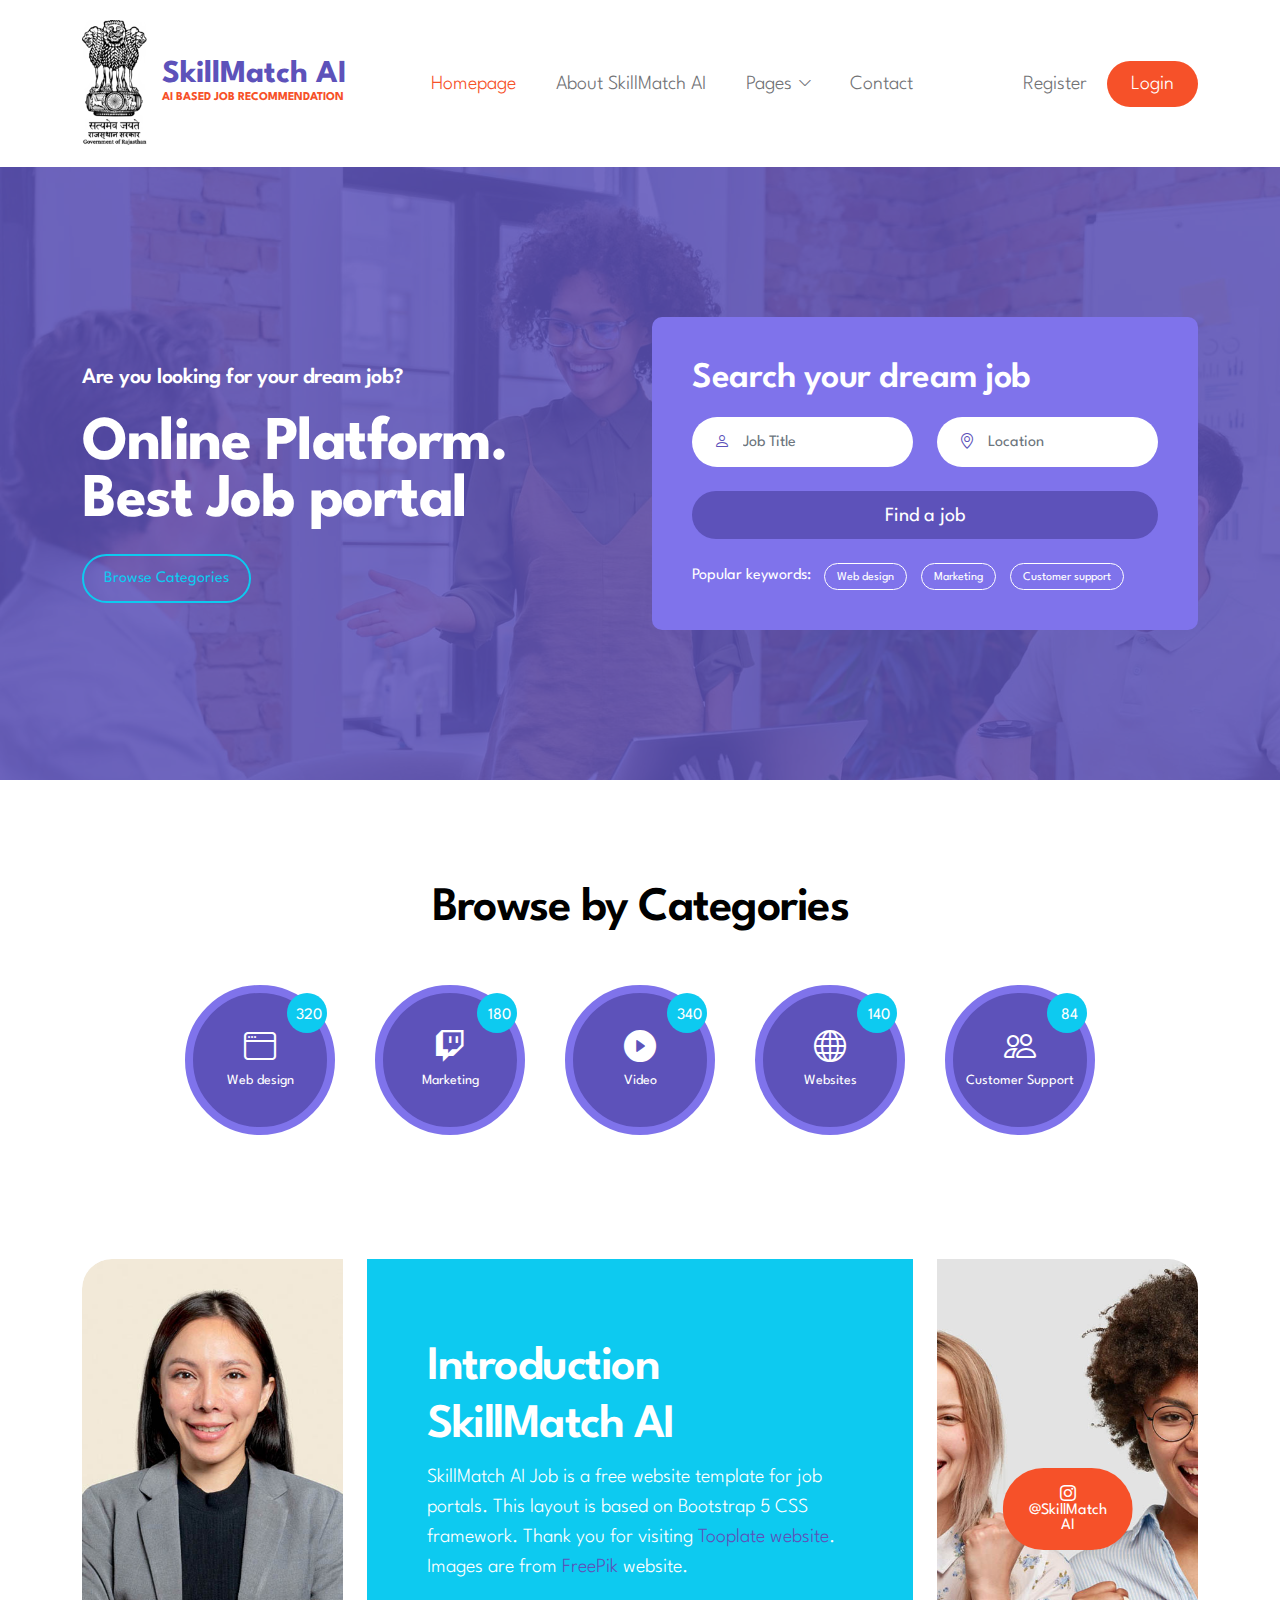
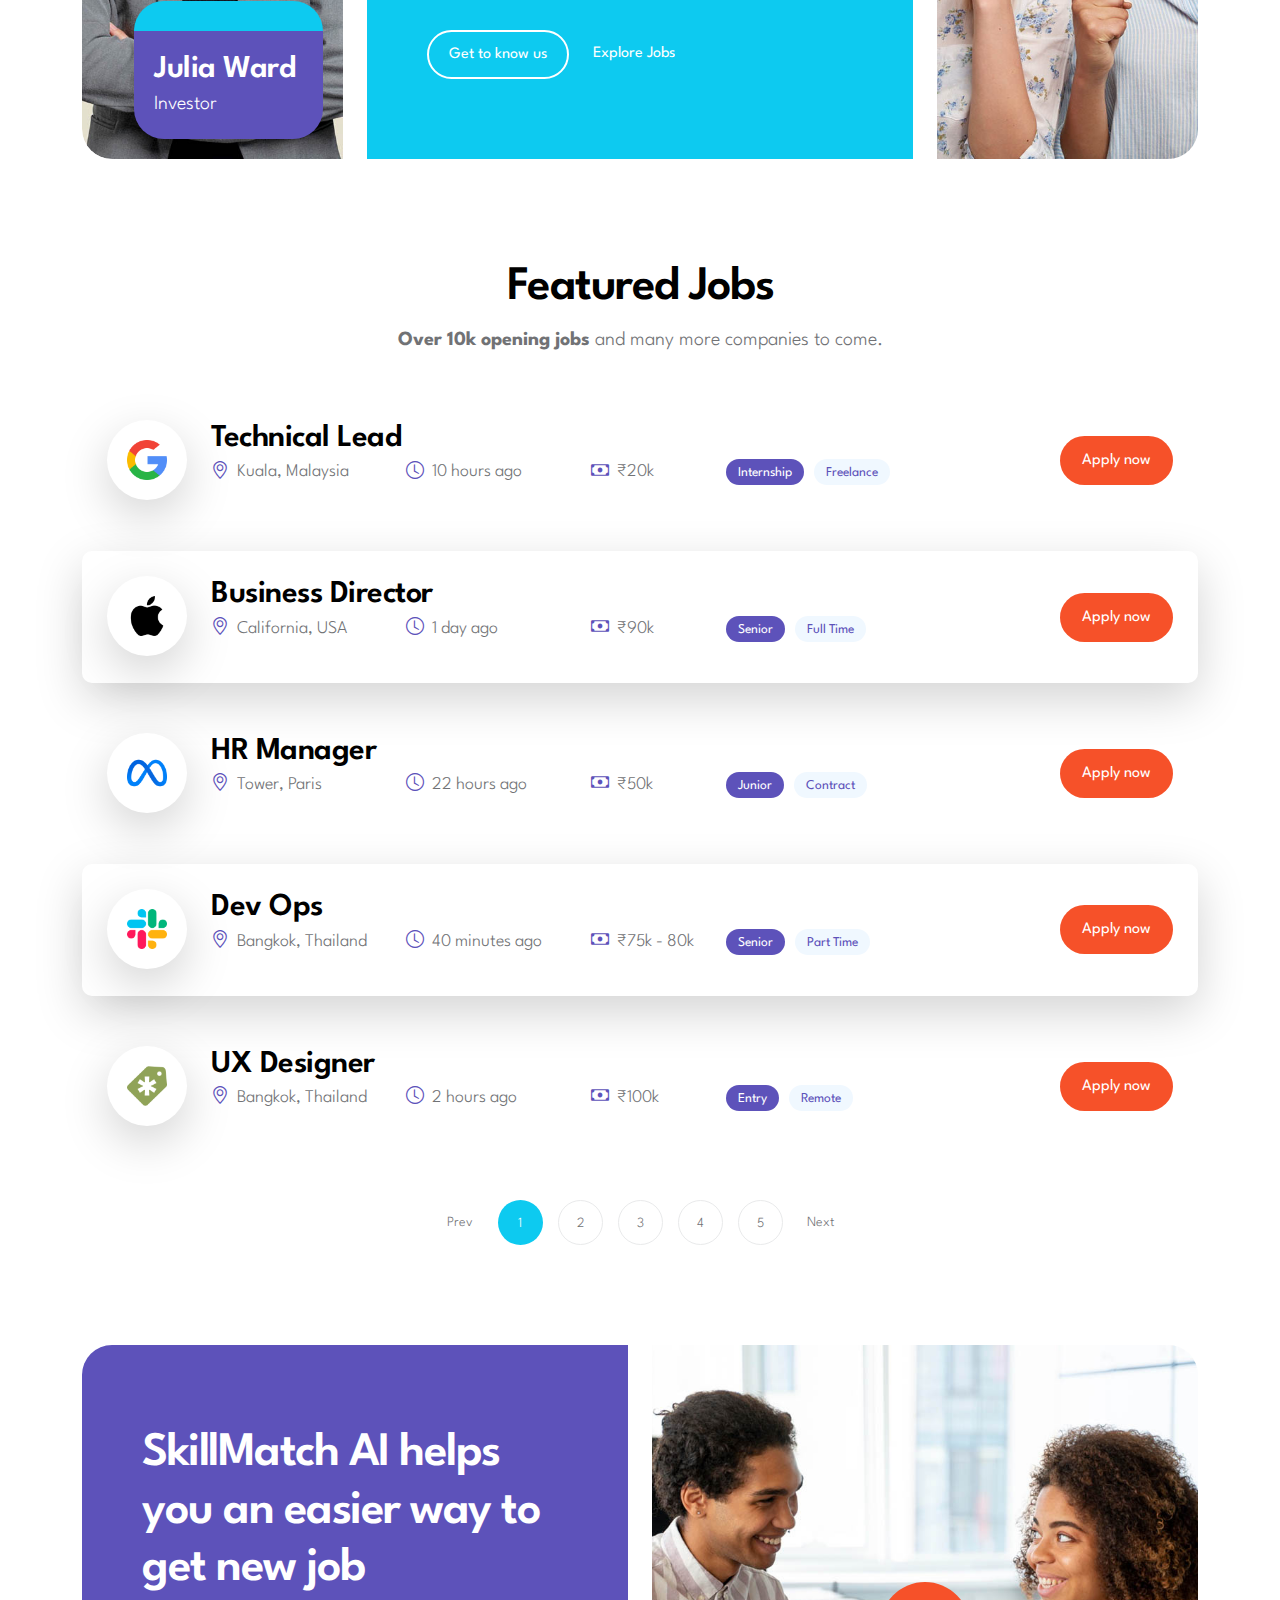
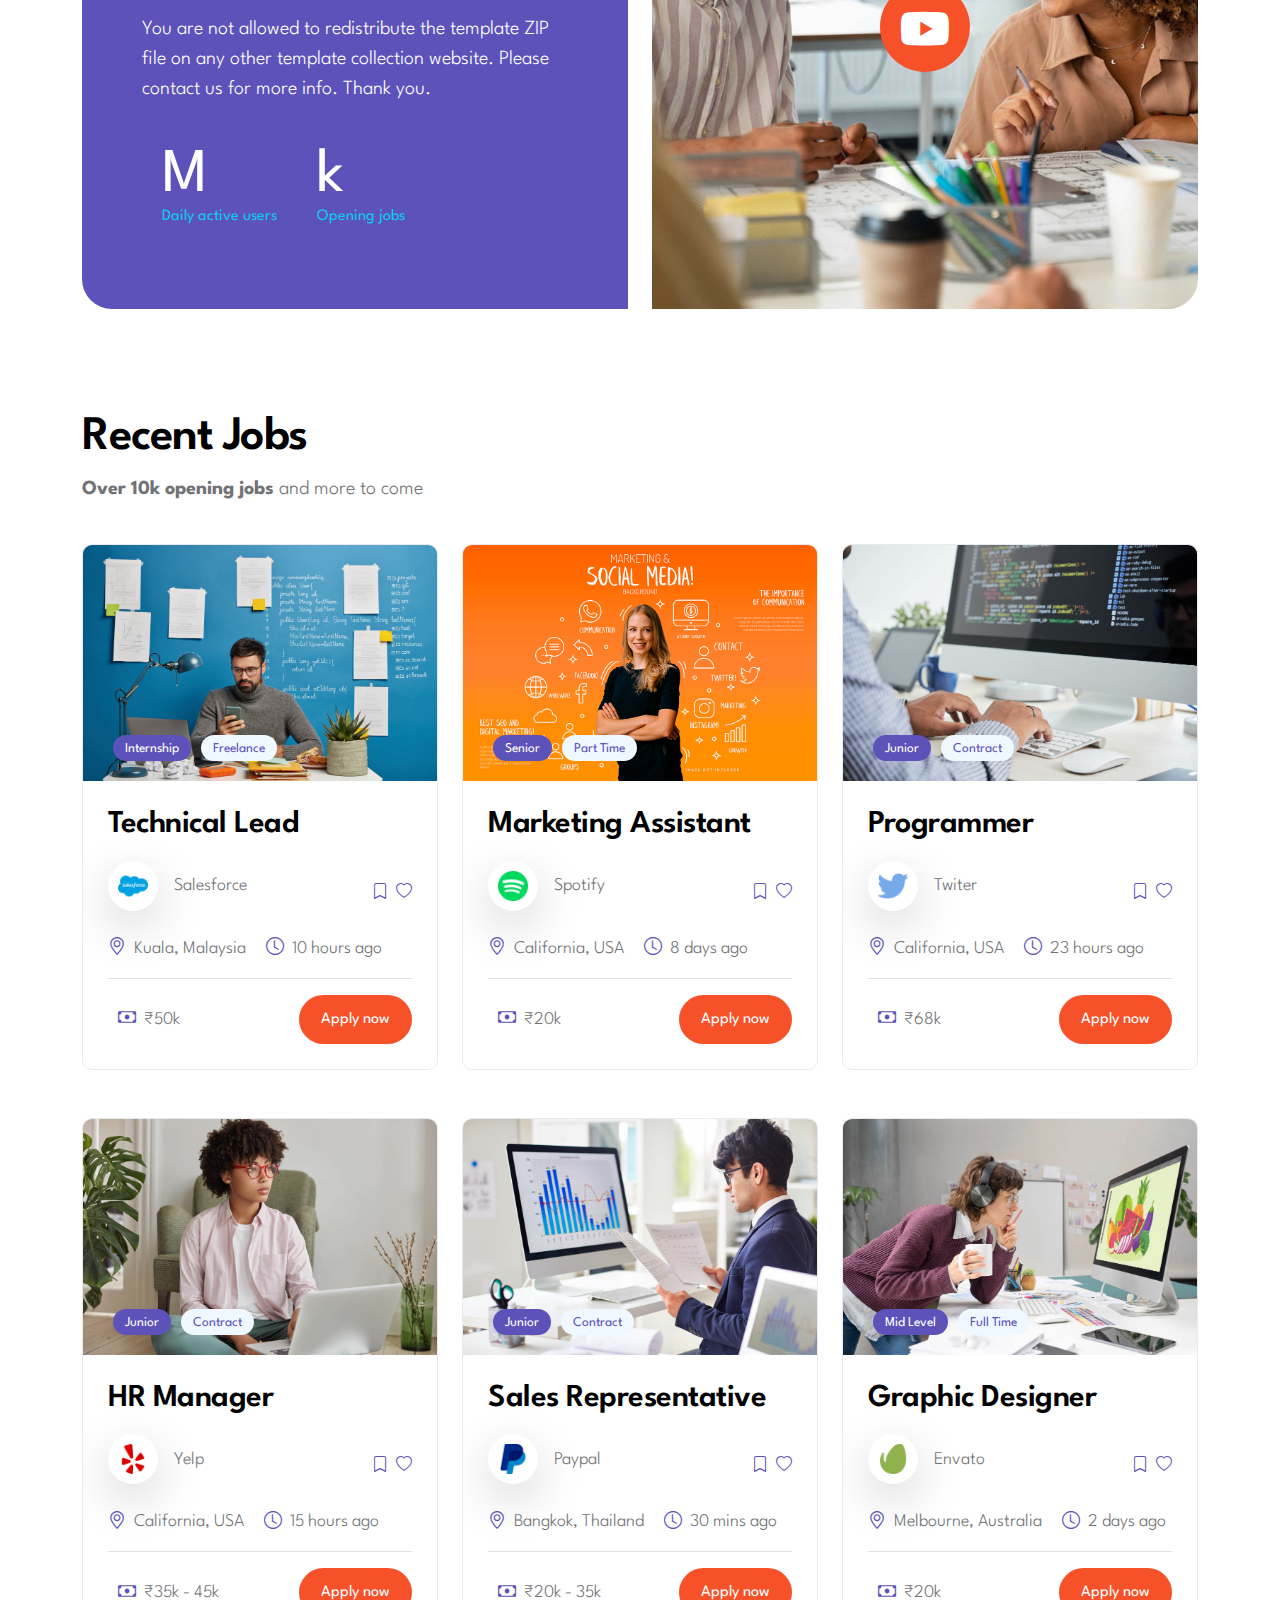
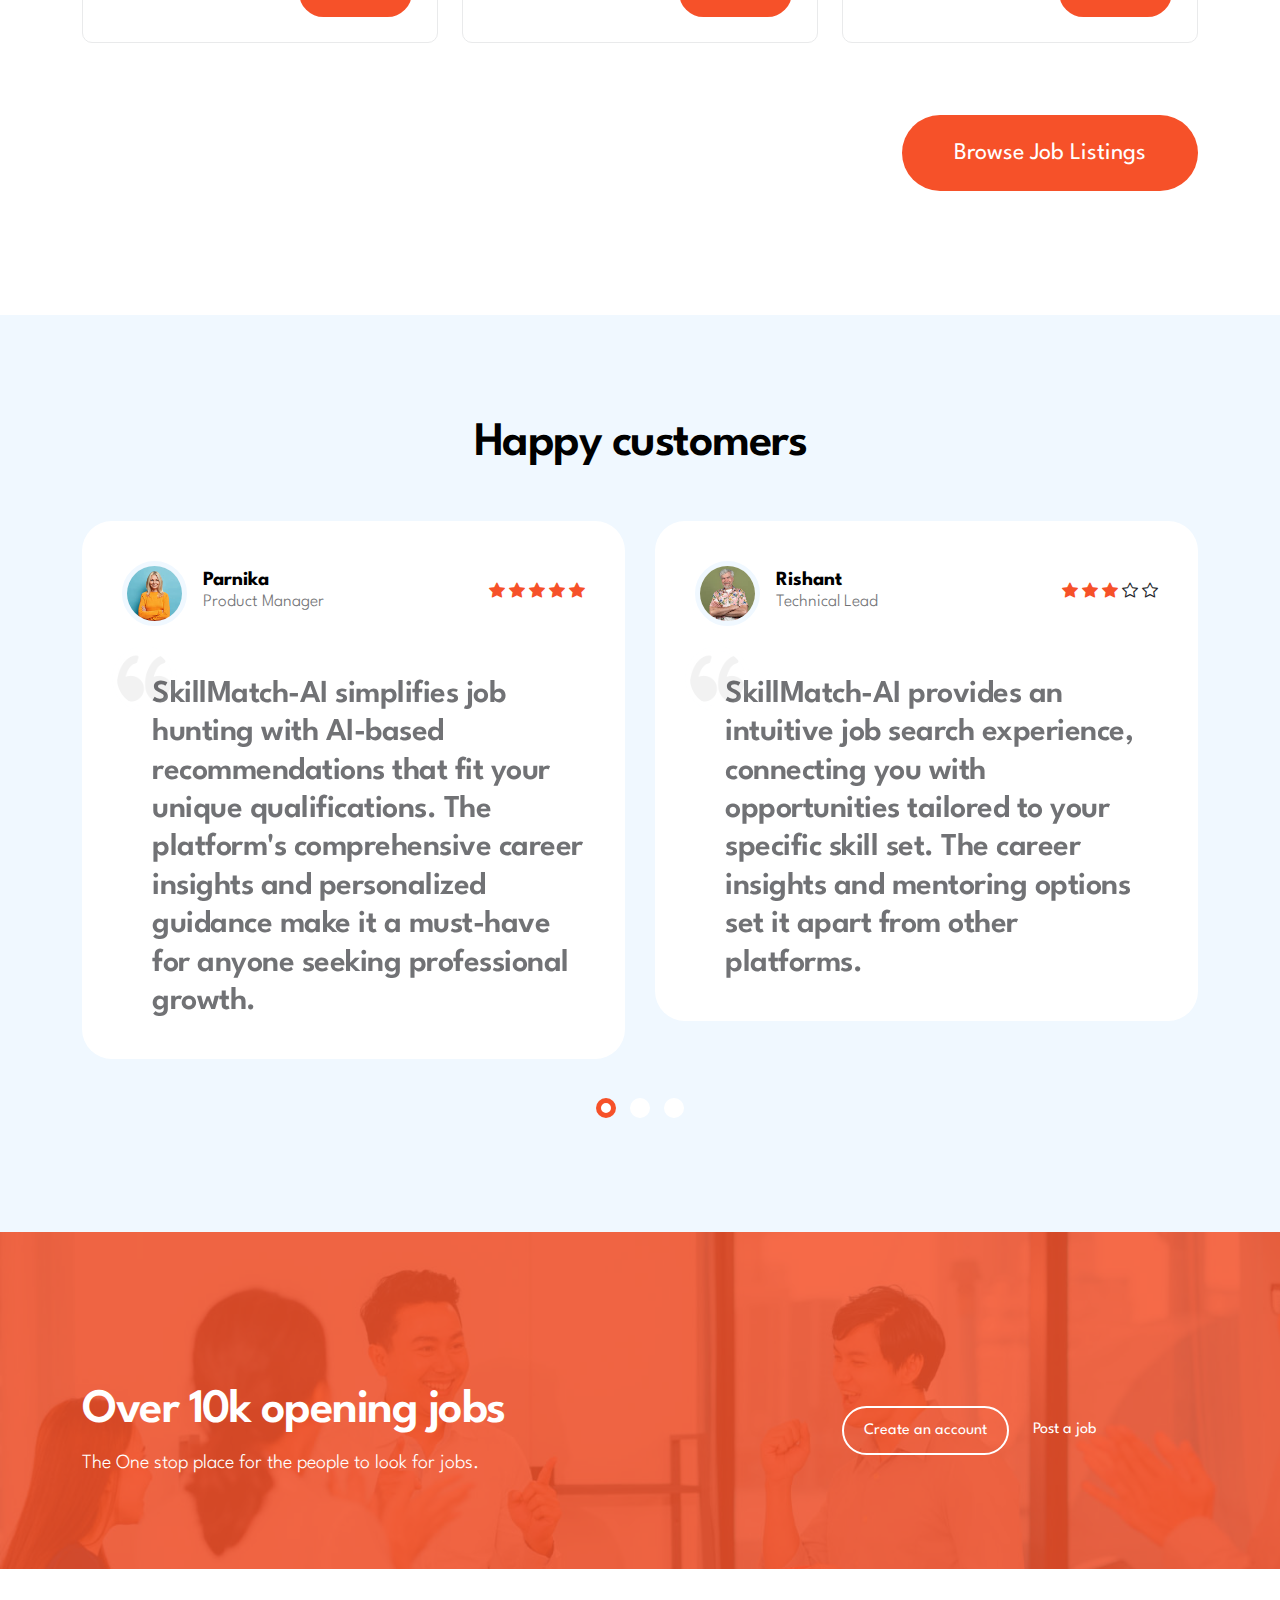
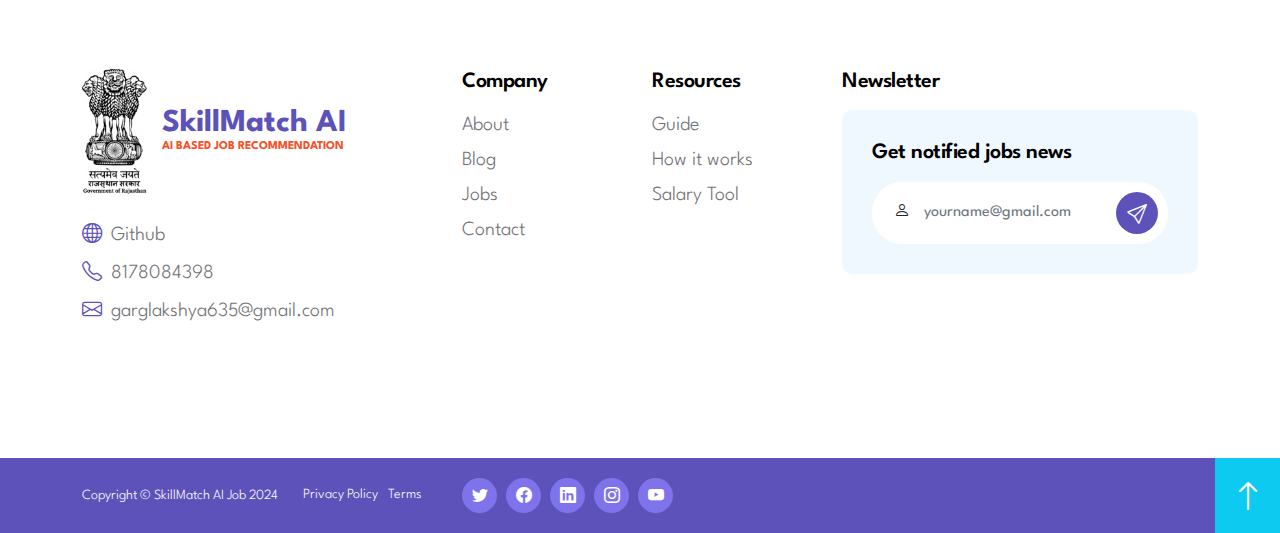
<file: index.html>
<!doctype html>
<html lang="en">
    <head>
        <meta charset="utf-8">
        <meta name="viewport" content="width=device-width, initial-scale=1">

        <meta name="description" content="">
        <meta name="author" content="">

        <title>SkillMatch AI Online Job Portal</title>

        <!-- CSS FILES -->
        <link rel="preconnect" href="https://fonts.googleapis.com">
        
        <link rel="preconnect" href="https://fonts.gstatic.com" crossorigin>

        <link href="https://fonts.googleapis.com/css2?family=League+Spartan:wght@100;300;400;600;700&display=swap" rel="stylesheet">

        <link href="css/bootstrap.min.css" rel="stylesheet">

        <link href="css/bootstrap-icons.css" rel="stylesheet">

        <link href="css/owl.carousel.min.css" rel="stylesheet">

        <link href="css/owl.theme.default.min.css" rel="stylesheet">

        <link href="css/tooplate-SkillMatch AI-job.css" rel="stylesheet">
        


    </head>
    
    <body id="top">

        <nav class="navbar navbar-expand-lg">
            <div class="container">
                <a class="navbar-brand d-flex align-items-center" href="index.html">
                    <img src="images/rajastan.png" class="img-fluid logo-image">

                    <div class="d-flex flex-column">
                        <strong class="logo-text">SkillMatch AI</strong>
                        <small class="logo-slogan">AI based Job Recommendation</small>
                    </div>
                </a>

                <button class="navbar-toggler" type="button" data-bs-toggle="collapse" data-bs-target="#navbarNav" aria-controls="navbarNav" aria-expanded="false" aria-label="Toggle navigation">
                    <span class="navbar-toggler-icon"></span>
                </button>

                <div class="collapse navbar-collapse" id="navbarNav">
                    <ul class="navbar-nav align-items-center ms-lg-5">
                        <li class="nav-item">
                            <a class="nav-link active" href="index.html">Homepage</a>
                        </li>

                        <li class="nav-item">
                            <a class="nav-link" href="about.html">About SkillMatch AI</a>
                        </li>

                        <li class="nav-item dropdown">
                            <a class="nav-link dropdown-toggle" href="#" id="navbarLightDropdownMenuLink" role="button" data-bs-toggle="dropdown" aria-expanded="false">Pages</a>

                            <ul class="dropdown-menu dropdown-menu-light" aria-labelledby="navbarLightDropdownMenuLink">
                                <li><a class="dropdown-item" href="job-listings.html">Job Listings</a></li>

                                <li><a class="dropdown-item" href="job-details.html">Job Details</a></li>
                                <li><a class="dropdown-item" href="https://snehaverma13-mod-ats-resume.streamlit.app/">Resume Enhancer</a></li>
                            </ul>
                        </li>

                        <li class="nav-item">
                            <a class="nav-link" href="contact.html">Contact</a>
                        </li>

                        <li class="nav-item ms-lg-auto">
                            <a class="nav-link" href="#">Register</a>
                        </li>

                        <li class="nav-item">
                            <a class="nav-link custom-btn btn" href="#">Login</a>
                        </li>
                    </ul>
                </div>
            </div>
        </nav>

        <main>

            <section class="hero-section d-flex justify-content-center align-items-center">
                <div class="section-overlay"></div>

                <div class="container">
                    <div class="row">

                        <div class="col-lg-6 col-12 mb-5 mb-lg-0">
                            <div class="hero-section-text mt-5">
                                <h6 class="text-white">Are you looking for your dream job?</h6>

                                <h1 class="hero-title text-white mt-4 mb-4">Online Platform. <br> Best Job portal</h1>

                                <a href="#categories-section" class="custom-btn custom-border-btn btn">Browse Categories</a>
                            </div>
                        </div>

                        <div class="col-lg-6 col-12">
                            <form class="custom-form hero-form" action="#" method="get" role="form">
                                <h3 class="text-white mb-3">Search your dream job</h3>

                                <div class="row">
                                    <div class="col-lg-6 col-md-6 col-12">
                                        <div class="input-group">
                                            <span class="input-group-text" id="basic-addon1"><i class="bi-person custom-icon"></i></span>

                                            <input type="text" name="job-title" id="job-title" class="form-control" placeholder="Job Title" required>
                                        </div>
                                    </div>

                                    <div class="col-lg-6 col-md-6 col-12">
                                        <div class="input-group">
                                            <span class="input-group-text" id="basic-addon2"><i class="bi-geo-alt custom-icon"></i></span>

                                            <input type="text" name="job-location" id="job-location" class="form-control" placeholder="Location" required>
                                        </div>
                                    </div>

                                    <div class="col-lg-12 col-12">
                                        <button type="submit" class="form-control">
                                            Find a job
                                        </button>
                                    </div>

                                    <div class="col-12">
                                        <div class="d-flex flex-wrap align-items-center mt-4 mt-lg-0">
                                            <span class="text-white mb-lg-0 mb-md-0 me-2">Popular keywords:</span>

                                            <div>
                                                <a href="job-listings.html" class="badge">Web design</a>

                                                <a href="job-listings.html" class="badge">Marketing</a>

                                                <a href="job-listings.html" class="badge">Customer support</a>
                                            </div>
                                        </div>
                                    </div>
                                </div>
                            </form>
                        </div>

                    </div>
                </div>
            </section>


            <section class="categories-section section-padding" id="categories-section">
                <div class="container">
                    <div class="row justify-content-center align-items-center">

                        <div class="col-lg-12 col-12 text-center">
                            <h2 class="mb-5">Browse by <span>Categories</span></h2>
                        </div>

                        <div class="col-lg-2 col-md-4 col-6">
                            <div class="categories-block">
                                <a href="#" class="d-flex flex-column justify-content-center align-items-center h-100">
                                    <i class="categories-icon bi-window"></i>
                                
                                    <small class="categories-block-title">Web design</small>

                                    <div class="categories-block-number d-flex flex-column justify-content-center align-items-center">
                                        <span class="categories-block-number-text">320</span>
                                    </div>
                                </a>
                            </div>
                        </div>

                        <div class="col-lg-2 col-md-4 col-6">
                            <div class="categories-block">
                                <a href="#" class="d-flex flex-column justify-content-center align-items-center h-100">
                                    <i class="categories-icon bi-twitch"></i>
                                
                                    <small class="categories-block-title">Marketing</small>

                                    <div class="categories-block-number d-flex flex-column justify-content-center align-items-center">
                                        <span class="categories-block-number-text">180</span>
                                    </div>
                                </a>
                            </div>
                        </div>

                        <div class="col-lg-2 col-md-4 col-6">
                            <div class="categories-block">
                                <a href="#" class="d-flex flex-column justify-content-center align-items-center h-100">
                                    <i class="categories-icon bi-play-circle-fill"></i>
                                
                                    <small class="categories-block-title">Video</small>

                                    <div class="categories-block-number d-flex flex-column justify-content-center align-items-center">
                                        <span class="categories-block-number-text">340</span>
                                    </div>
                                </a>
                            </div>
                        </div>

                        <div class="col-lg-2 col-md-4 col-6">
                            <div class="categories-block">
                                <a href="#" class="d-flex flex-column justify-content-center align-items-center h-100">
                                    <i class="categories-icon bi-globe"></i>
                                
                                    <small class="categories-block-title">Websites</small>

                                    <div class="categories-block-number d-flex flex-column justify-content-center align-items-center">
                                        <span class="categories-block-number-text">140</span>
                                    </div>
                                </a>
                            </div>
                        </div>

                        <div class="col-lg-2 col-md-4 col-6">
                            <div class="categories-block">
                                <a href="#" class="d-flex flex-column justify-content-center align-items-center h-100">
                                    <i class="categories-icon bi-people"></i>
                                
                                    <small class="categories-block-title">Customer Support</small>

                                    <div class="categories-block-number d-flex flex-column justify-content-center align-items-center">
                                        <span class="categories-block-number-text">84</span>
                                    </div>
                                </a>
                            </div>
                        </div>

                    </div>
                </div>
            </section>


            <section class="about-section">
                <div class="container">
                    <div class="row">

                        <div class="col-lg-3 col-12">
                            <div class="about-image-wrap custom-border-radius-start">
                                <img src="images/professional-asian-businesswoman-gray-blazer.jpg" class="about-image custom-border-radius-start img-fluid" alt="">

                                <div class="about-info">
                                    <h4 class="text-white mb-0 me-2">Julia Ward</h4>

                                    <p class="text-white mb-0">Investor</p>
                                </div>
                            </div>
                        </div>

                        <div class="col-lg-6 col-12">
                            <div class="custom-text-block">
                                <h2 class="text-white mb-2">Introduction SkillMatch AI</h2>

                                <p class="text-white">SkillMatch AI Job is a free website template for job portals. This layout is based on Bootstrap 5 CSS framework. Thank you for visiting <a href="https://www.tooplate.com" target="_parent">Tooplate website</a>. Images are from <a href="https://www.freepik.com/" target="_blank">FreePik</a> website.</p>

                                <div class="custom-border-btn-wrap d-flex align-items-center mt-5">
                                    <a href="about.html" class="custom-btn custom-border-btn btn me-4">Get to know us</a>

                                    <a href="#job-section" class="custom-link smoothscroll">Explore Jobs</a>
                                </div>
                            </div>
                        </div>

                        <div class="col-lg-3 col-12">
                            <div class="instagram-block">
                                <img src="images/horizontal-shot-happy-mixed-race-females.jpg" class="about-image custom-border-radius-end img-fluid" alt="">

                                <div class="instagram-block-text">
                                    <a href="https://instagram.com/" class="custom-btn btn">
                                        <i class="bi-instagram"></i>
                                        @SkillMatch AI
                                    </a>
                                </div>
                            </div>
                        </div>

                    </div>
                </div>
            </section>


            <section class="job-section job-featured-section section-padding" id="job-section">
                <div class="container">
                    <div class="row">

                        <div class="col-lg-6 col-12 text-center mx-auto mb-4">
                            <h2>Featured Jobs</h2>

                            <p><strong>Over 10k opening jobs</strong> and many more companies to come.</p>
                        </div>

                        <div class="col-lg-12 col-12">
                            <div class="job-thumb d-flex">
                                <div class="job-image-wrap bg-white shadow-lg">
                                    <img src="images/logos/google.png" class="job-image img-fluid" alt="">
                                </div>

                                <div class="job-body d-flex flex-wrap flex-auto align-items-center ms-4">
                                    <div class="mb-3">
                                        <h4 class="job-title mb-lg-0">
                                            <a href="job-details.html" class="job-title-link">Technical Lead</a>
                                        </h4>

                                        <div class="d-flex flex-wrap align-items-center">
                                            <p class="job-location mb-0">
                                                <i class="custom-icon bi-geo-alt me-1"></i>
                                                Kuala, Malaysia
                                            </p>

                                            <p class="job-date mb-0">
                                                <i class="custom-icon bi-clock me-1"></i>
                                                10 hours ago
                                            </p>

                                            <p class="job-price mb-0">
                                                <i class="custom-icon bi-cash me-1"></i>
                                                ₹20k
                                            </p>

                                            <div class="d-flex">
                                                <p class="mb-0">
                                                    <a href="job-listings.html" class="badge badge-level">Internship</a>
                                                </p>

                                                <p class="mb-0">
                                                    <a href="job-listings.html" class="badge">Freelance</a>
                                                </p>
                                            </div>
                                        </div>
                                    </div>

                                    <div class="job-section-btn-wrap">
                                        <a href="job-details.html" class="custom-btn btn">Apply now</a>
                                    </div>
                                </div>
                            </div>

                            <div class="job-thumb d-flex">
                                <div class="job-image-wrap bg-white shadow-lg">
                                    <img src="images/logos/apple.png" class="job-image img-fluid" alt="">
                                </div>

                                <div class="job-body d-flex flex-wrap flex-auto align-items-center ms-4">
                                    <div class="mb-3">
                                        <h4 class="job-title mb-lg-0">
                                            <a href="job-details.html" class="job-title-link">Business Director</a>
                                        </h4>

                                        <div class="d-flex flex-wrap align-items-center">
                                            <p class="job-location mb-0">
                                                <i class="custom-icon bi-geo-alt me-1"></i>
                                                California, USA
                                            </p>

                                            <p class="job-date mb-0">
                                                <i class="custom-icon bi-clock me-1"></i>
                                                1 day ago
                                            </p>

                                            <p class="job-price mb-0">
                                                <i class="custom-icon bi-cash me-1"></i>
                                                ₹90k
                                            </p>

                                            <div class="d-flex">
                                                <p class="mb-0">
                                                    <a href="job-listings.html" class="badge badge-level">Senior</a href="job-listings.html">
                                                </p>

                                                <p class="mb-0">
                                                    <a href="job-listings.html" class="badge">Full Time</a>
                                                </p>
                                            </div>
                                        </div>
                                    </div>

                                    <div class="job-section-btn-wrap">
                                        <a href="job-details.html" class="custom-btn btn">Apply now</a>
                                    </div>
                                </div>
                            </div>

                            <div class="job-thumb d-flex">
                                <div class="job-image-wrap bg-white shadow-lg">
                                    <img src="images/logos/meta.png" class="job-image img-fluid" alt="">
                                </div>

                                <div class="job-body d-flex flex-wrap flex-auto align-items-center ms-4">
                                    <div class="mb-3">
                                        <h4 class="job-title mb-lg-0">
                                            <a href="job-details.html" class="job-title-link">HR Manager</a>
                                        </h4>

                                        <div class="d-flex flex-wrap align-items-center">
                                            <p class="job-location mb-0">
                                                <i class="custom-icon bi-geo-alt me-1"></i>
                                                Tower, Paris
                                            </p>

                                            <p class="job-date mb-0">
                                                <i class="custom-icon bi-clock me-1"></i>
                                                22 hours ago
                                            </p>

                                            <p class="job-price mb-0">
                                                <i class="custom-icon bi-cash me-1"></i>
                                                ₹50k
                                            </p>

                                            <div class="d-flex">
                                                <p class="mb-0">
                                                    <a href="job-listings.html" class="badge badge-level">Junior</a>
                                                </p>

                                                <p class="mb-0">
                                                    <a href="job-listings.html" class="badge">Contract</a>
                                                </p>
                                            </div>
                                        </div>
                                    </div>

                                    <div class="job-section-btn-wrap">
                                        <a href="job-details.html" class="custom-btn btn">Apply now</a>
                                    </div>
                                </div>
                            </div>

                            <div class="job-thumb d-flex">
                                <div class="job-image-wrap bg-white shadow-lg">
                                    <img src="images/logos/slack.png" class="job-image img-fluid" alt="">
                                </div>

                                <div class="job-body d-flex flex-wrap flex-auto align-items-center ms-4">
                                    <div class="mb-3">
                                        <h4 class="job-title mb-lg-0">
                                            <a href="job-details.html" class="job-title-link">Dev Ops</a>
                                        </h4>

                                        <div class="d-flex flex-wrap align-items-center">
                                            <p class="job-location mb-0">
                                                <i class="custom-icon bi-geo-alt me-1"></i>
                                                Bangkok, Thailand
                                            </p>

                                            <p class="job-date mb-0">
                                                <i class="custom-icon bi-clock me-1"></i>
                                                40 minutes ago
                                            </p>

                                            <p class="job-price mb-0">
                                                <i class="custom-icon bi-cash me-1"></i>
                                                ₹75k - 80k
                                            </p>

                                            <div class="d-flex">
                                                <p class="mb-0">
                                                    <a href="job-listings.html" class="badge badge-level">Senior</a>
                                                </p>

                                                <p class="mb-0">
                                                    <a href="job-listings.html" class="badge">Part Time</a>
                                                </p>
                                            </div>
                                        </div>
                                    </div>

                                    <div class="job-section-btn-wrap">
                                        <a href="job-details.html" class="custom-btn btn">Apply now</a>
                                    </div>
                                </div>
                            </div>

                            <div class="job-thumb d-flex">
                                <div class="job-image-wrap bg-white shadow-lg">
                                    <img src="images/logos/creative-market.png" class="job-image img-fluid" alt="">
                                </div>

                                <div class="job-body d-flex flex-wrap flex-auto align-items-center ms-4">
                                    <div class="mb-3">
                                        <h4 class="job-title mb-lg-0">
                                            <a href="job-details.html" class="job-title-link">UX Designer</a>
                                        </h4>

                                        <div class="d-flex flex-wrap align-items-center">
                                            <p class="job-location mb-0">
                                                <i class="custom-icon bi-geo-alt me-1"></i>
                                                Bangkok, Thailand
                                            </p>

                                            <p class="job-date mb-0">
                                                <i class="custom-icon bi-clock me-1"></i>
                                                2 hours ago
                                            </p>

                                            <p class="job-price mb-0">
                                                <i class="custom-icon bi-cash me-1"></i>
                                                ₹100k
                                            </p>

                                            <div class="d-flex">
                                                <p class="mb-0">
                                                    <a href="job-listings.html" class="badge badge-level">Entry</a>
                                                </p>

                                                <p class="mb-0">
                                                    <a href="job-listings.html" class="badge">Remote</a>
                                                </p>
                                            </div>
                                        </div>
                                    </div>

                                    <div class="job-section-btn-wrap">
                                        <a href="job-details.html" class="custom-btn btn">Apply now</a>
                                    </div>
                                </div>
                            </div>

                            <nav aria-label="Page navigation example">
                                <ul class="pagination justify-content-center mt-5">
                                    <li class="page-item">
                                        <a class="page-link" href="#" aria-label="Previous">
                                            <span aria-hidden="true">Prev</span>
                                        </a>
                                    </li>

                                    <li class="page-item active" aria-current="page">
                                        <a class="page-link" href="#">1</a>
                                    </li>
                                    
                                    <li class="page-item">
                                        <a class="page-link" href="#">2</a>
                                    </li>
                                    
                                    <li class="page-item">
                                        <a class="page-link" href="#">3</a>
                                    </li>

                                    <li class="page-item">
                                        <a class="page-link" href="#">4</a>
                                    </li>

                                    <li class="page-item">
                                        <a class="page-link" href="#">5</a>
                                    </li>
                                    
                                    <li class="page-item">
                                        <a class="page-link" href="#" aria-label="Next">
                                            <span aria-hidden="true">Next</span>
                                        </a>
                                    </li>
                                </ul>
                            </nav>
                        </div>

                    </div>
                </div>
            </section>


            <section>
                <div class="container">
                    <div class="row">

                        <div class="col-lg-6 col-12">
                            <div class="custom-text-block custom-border-radius-start">
                                <h2 class="text-white mb-3">SkillMatch AI helps you an easier way to get new job</h2>

                                <p class="text-white">You are not allowed to redistribute the template ZIP file on any other template collection website. Please contact us for more info. Thank you.</p>

                                <div class="d-flex mt-4">
                                    <div class="counter-thumb"> 
                                        <div class="d-flex">
                                            <span class="counter-number" data-from="1" data-to="12" data-speed="1000"></span>
                                            <span class="counter-number-text">M</span>
                                        </div>

                                        <span class="counter-text">Daily active users</span>
                                    </div> 

                                    <div class="counter-thumb">    
                                        <div class="d-flex">
                                            <span class="counter-number" data-from="1" data-to="450" data-speed="1000"></span>
                                            <span class="counter-number-text">k</span>
                                        </div>

                                        <span class="counter-text">Opening jobs</span>
                                    </div> 
                                </div>
                            </div>
                        </div>

                        <div class="col-lg-6 col-12">
                            <div class="video-thumb">
                                <img src="images/people-working-as-team-company.jpg" class="about-image custom-border-radius-end img-fluid" alt="">

                                <div class="video-info">
                                    <a href="https://www.youtube.com/tooplate" class="youtube-icon bi-youtube"></a>
                                </div>
                            </div>
                        </div>

                    </div>
                </div>
            </section>


            <section class="job-section recent-jobs-section section-padding">
                <div class="container">
                    <div class="row align-items-center">

                        <div class="col-lg-6 col-12 mb-4">
                            <h2>Recent Jobs</h2>

                            <p><strong>Over 10k opening jobs</strong> and more to come</p>
                        </div>

                        <div class="clearfix"></div>

                        <div class="col-lg-4 col-md-6 col-12">
                            <div class="job-thumb job-thumb-box">
                                <div class="job-image-box-wrap">
                                    <a href="job-details.html">
                                        <img src="images/jobs/it-professional-works-startup-project.jpg" class="job-image img-fluid" alt="">
                                    </a>

                                    <div class="job-image-box-wrap-info d-flex align-items-center">
                                        <p class="mb-0">
                                            <a href="job-listings.html" class="badge badge-level">Internship</a>
                                        </p>

                                        <p class="mb-0">
                                            <a href="job-listings.html" class="badge">Freelance</a>
                                        </p>
                                    </div>
                                </div>

                                <div class="job-body">
                                    <h4 class="job-title">
                                        <a href="job-details.html" class="job-title-link">Technical Lead</a>
                                    </h4>

                                    <div class="d-flex align-items-center">
                                        <div class="job-image-wrap d-flex align-items-center bg-white shadow-lg mt-2 mb-4">
                                            <img src="images/logos/salesforce.png" class="job-image me-3 img-fluid" alt="">

                                            <p class="mb-0">Salesforce</p>
                                        </div>

                                        <a href="#" class="bi-bookmark ms-auto me-2">
                                        </a>

                                        <a href="#" class="bi-heart">
                                        </a>
                                    </div>

                                    <div class="d-flex align-items-center">
                                        <p class="job-location">
                                            <i class="custom-icon bi-geo-alt me-1"></i>
                                            Kuala, Malaysia
                                        </p>

                                        <p class="job-date">
                                            <i class="custom-icon bi-clock me-1"></i>
                                            10 hours ago
                                        </p>
                                    </div>

                                    <div class="d-flex align-items-center border-top pt-3">
                                        <p class="job-price mb-0">
                                            <i class="custom-icon bi-cash me-1"></i>
                                            ₹50k
                                        </p>

                                        <a href="job-details.html" class="custom-btn btn ms-auto">Apply now</a>
                                    </div>
                                </div>
                            </div>
                        </div>

                        <div class="col-lg-4 col-md-6 col-12">
                            <div class="job-thumb job-thumb-box">
                                <div class="job-image-box-wrap">
                                    <a href="job-details.html">
                                        <img src="images/jobs/marketing-assistant.jpg" class="job-image img-fluid" alt="marketing assistant">
                                    </a>

                                    <div class="job-image-box-wrap-info d-flex align-items-center">
                                        <p class="mb-0">
                                            <a href="job-listings.html" class="badge badge-level">Senior</a>
                                        </p>

                                        <p class="mb-0">
                                            <a href="job-listings.html" class="badge">Part Time</a>
                                        </p>
                                    </div>
                                </div>

                                <div class="job-body">
                                    <h4 class="job-title">
                                        <a href="job-details.html" class="job-title-link">Marketing Assistant</a>
                                    </h4>

                                    <div class="d-flex align-items-center">
                                        <div class="job-image-wrap d-flex align-items-center bg-white shadow-lg mt-2 mb-4">
                                            <img src="images/logos/spotify.png" class="job-image me-3 img-fluid" alt="">

                                            <p class="mb-0">Spotify</p>
                                        </div>

                                        <a href="#" class="bi-bookmark ms-auto me-2">
                                        </a>

                                        <a href="#" class="bi-heart">
                                        </a>
                                    </div>

                                    <div class="d-flex align-items-center">
                                        <p class="job-location">
                                            <i class="custom-icon bi-geo-alt me-1"></i>
                                            California, USA
                                        </p>

                                        <p class="job-date">
                                            <i class="custom-icon bi-clock me-1"></i>
                                            8 days ago
                                        </p>
                                    </div>

                                    <div class="d-flex align-items-center border-top pt-3">
                                        <p class="job-price mb-0">
                                            <i class="custom-icon bi-cash me-1"></i>
                                            ₹20k
                                        </p>

                                        <a href="job-details.html" class="custom-btn btn ms-auto">Apply now</a>
                                    </div>
                                </div>
                            </div>
                        </div>

                        <div class="col-lg-4 col-md-6 col-12">
                            <div class="job-thumb job-thumb-box">
                                <div class="job-image-box-wrap">
                                    <a href="job-details.html">
                                        <img src="images/jobs/coding-man.jpg" class="job-image img-fluid" alt="">
                                    </a>

                                    <div class="job-image-box-wrap-info d-flex align-items-center">
                                        <p class="mb-0">
                                            <a href="job-listings.html" class="badge badge-level">Junior</a>
                                        </p>

                                        <p class="mb-0">
                                            <a href="job-listings.html" class="badge">Contract</a>
                                        </p>
                                    </div>
                                </div>

                                <div class="job-body">
                                    <h4 class="job-title">
                                        <a href="job-details.html" class="job-title-link">Programmer</a>
                                    </h4>
                                        
                                    <div class="d-flex align-items-center">
                                        <div class="job-image-wrap d-flex align-items-center bg-white shadow-lg mt-2 mb-4">
                                            <img src="images/logos/twitter.png" class="job-image me-3 img-fluid" alt="">

                                            <p class="mb-0">Twiter</p>
                                        </div>

                                        <a href="#" class="bi-bookmark ms-auto me-2">
                                        </a>

                                        <a href="#" class="bi-heart">
                                        </a>
                                    </div>

                                    <div class="d-flex align-items-center">
                                        <p class="job-location">
                                            <i class="custom-icon bi-geo-alt me-1"></i>
                                            California, USA
                                        </p>

                                        <p class="job-date">
                                            <i class="custom-icon bi-clock me-1"></i>
                                            23 hours ago
                                        </p>
                                    </div>

                                    <div class="d-flex align-items-center border-top pt-3">
                                        <p class="job-price mb-0">
                                            <i class="custom-icon bi-cash me-1"></i>
                                            ₹68k
                                        </p>

                                        <a href="job-details.html" class="custom-btn btn ms-auto">Apply now</a>
                                    </div>
                                </div>
                            </div>
                        </div>

                        <div class="col-lg-4 col-md-6 col-12">
                            <div class="job-thumb job-thumb-box">
                                <div class="job-image-box-wrap">
                                    <a href="job-details.html">
                                        <img src="images/jobs/pretty-blogger-posing-cozy-apartment.jpg" class="job-image img-fluid" alt="">
                                    </a>

                                    <div class="job-image-box-wrap-info d-flex align-items-center">
                                        <p class="mb-0">
                                            <a href="job-listings.html" class="badge badge-level">Junior</a>
                                        </p>

                                        <p class="mb-0">
                                            <a href="job-listings.html" class="badge">Contract</a>
                                        </p>
                                    </div>
                                </div>

                                <div class="job-body">
                                    <h4 class="job-title">
                                        <a href="job-details.html" class="job-title-link">HR Manager</a>
                                    </h4>

                                    <div class="d-flex align-items-center">
                                        <div class="job-image-wrap d-flex align-items-center bg-white shadow-lg mt-2 mb-4">
                                            <img src="images/logos/yelp.png" class="job-image me-3 img-fluid" alt="">

                                            <p class="mb-0">Yelp</p>
                                        </div>

                                        <a href="#" class="bi-bookmark ms-auto me-2">
                                        </a>

                                        <a href="#" class="bi-heart">
                                        </a>
                                    </div>

                                    <div class="d-flex align-items-center">
                                        <p class="job-location">
                                            <i class="custom-icon bi-geo-alt me-1"></i>
                                            California, USA
                                        </p>

                                        <p class="job-date">
                                            <i class="custom-icon bi-clock me-1"></i>
                                            15 hours ago
                                        </p>
                                    </div>

                                    <div class="d-flex align-items-center border-top pt-3">
                                        <p class="job-price mb-0">
                                            <i class="custom-icon bi-cash me-1"></i>
                                            ₹35k - 45k
                                        </p>

                                        <a href="job-details.html" class="custom-btn btn ms-auto">Apply now</a>
                                    </div>
                                </div>
                            </div>
                        </div>

                        <div class="col-lg-4 col-md-6 col-12">
                            <div class="job-thumb job-thumb-box">
                                <div class="job-image-box-wrap">
                                    <a href="job-details.html">
                                        <img src="images/jobs/paper-analysis.jpg" class="job-image img-fluid" alt="">
                                    </a>

                                    <div class="job-image-box-wrap-info d-flex align-items-center">
                                        <p class="mb-0">
                                            <a href="job-listings.html" class="badge badge-level">Junior</a>
                                        </p>

                                        <p class="mb-0">
                                            <a href="job-listings.html" class="badge">Contract</a>
                                        </p>
                                    </div>
                                </div>

                                <div class="job-body">
                                    <h4 class="job-title">
                                        <a href="job-details.html" class="job-title-link">Sales Representative</a>
                                    </h4>
                                        
                                    <div class="d-flex align-items-center">
                                        <div class="job-image-wrap d-flex align-items-center bg-white shadow-lg mt-2 mb-4">
                                            <img src="images/logos/paypal.png" class="job-image me-3 img-fluid" alt="">

                                            <p class="mb-0">Paypal</p>
                                        </div>

                                        <a href="#" class="bi-bookmark ms-auto me-2">
                                        </a>

                                        <a href="#" class="bi-heart">
                                        </a>
                                    </div>

                                    <div class="d-flex align-items-center">
                                        <p class="job-location">
                                            <i class="custom-icon bi-geo-alt me-1"></i>
                                            Bangkok, Thailand
                                        </p>

                                        <p class="job-date">
                                            <i class="custom-icon bi-clock me-1"></i>
                                            30 mins ago
                                        </p>
                                    </div>

                                    <div class="d-flex align-items-center border-top pt-3">
                                        <p class="job-price mb-0">
                                            <i class="custom-icon bi-cash me-1"></i>
                                            ₹20k - 35k
                                        </p>

                                        <a href="job-details.html" class="custom-btn btn ms-auto">Apply now</a>
                                    </div>
                                </div>
                            </div>
                        </div>

                        <div class="col-lg-4 col-md-6 col-12">
                            <div class="job-thumb job-thumb-box">
                                <div class="job-image-box-wrap">
                                    <a href="job-details.html">
                                        <img src="images/jobs/logo-designer-working-computer-desktop.jpg" class="job-image img-fluid" alt="">
                                    </a>

                                    <div class="job-image-box-wrap-info d-flex align-items-center">
                                        <p class="mb-0">
                                            <a href="job-listings.html" class="badge badge-level">Mid Level</a>
                                        </p>

                                        <p class="mb-0">
                                            <a href="job-listings.html" class="badge">Full Time</a>
                                        </p>
                                    </div>
                                </div>

                                <div class="job-body">
                                    <h4 class="job-title">
                                        <a href="job-details.html" class="job-title-link">Graphic Designer</a>
                                    </h4>
                                        
                                    <div class="d-flex align-items-center">
                                        <div class="job-image-wrap d-flex align-items-center bg-white shadow-lg mt-2 mb-4">
                                            <img src="images/logos/envato.png" class="job-image me-3 img-fluid" alt="">

                                            <p class="mb-0">Envato</p>
                                        </div>

                                        <a href="#" class="bi-bookmark ms-auto me-2">
                                        </a>

                                        <a href="#" class="bi-heart">
                                        </a>
                                    </div>

                                    <div class="d-flex align-items-center">
                                        <p class="job-location">
                                            <i class="custom-icon bi-geo-alt me-1"></i>
                                            Melbourne, Australia
                                        </p>

                                        <p class="job-date">
                                            <i class="custom-icon bi-clock me-1"></i>
                                            2 days ago
                                        </p>
                                    </div>

                                    <div class="d-flex align-items-center border-top pt-3">
                                        <p class="job-price mb-0">
                                            <i class="custom-icon bi-cash me-1"></i>
                                            ₹20k
                                        </p>

                                        <a href="job-details.html" class="custom-btn btn ms-auto">Apply now</a>
                                    </div>
                                </div>
                            </div>
                        </div>

                        <div class="col-lg-4 col-12 recent-jobs-bottom d-flex ms-auto my-4">
                            <a href="job-listings.html" class="custom-btn btn ms-lg-auto">Browse Job Listings</a>
                        </div>

                    </div>
                </div>
            </section>


            <section class="reviews-section section-padding">
                <div class="container">
                    <div class="row">

                        <div class="col-lg-12 col-12">
                            <h2 class="text-center mb-5">Happy customers</h2>

                            <div class="owl-carousel owl-theme reviews-carousel">
                                <div class="reviews-thumb">
                                
                                    <div class="reviews-info d-flex align-items-center">
                                        <img src="images/avatar/portrait-charming-middle-aged-attractive-woman-with-blonde-hair.jpg" class="avatar-image img-fluid" alt="">

                                        <div class="d-flex align-items-center justify-content-between flex-wrap w-100 ms-3">
                                            <p class="mb-0">
                                                <strong>Parnika</strong>
                                                <small>Product Manager</small>
                                            </p>

                                            <div class="reviews-icons">
                                                <i class="bi-star-fill"></i>
                                                <i class="bi-star-fill"></i>
                                                <i class="bi-star-fill"></i>
                                                <i class="bi-star-fill"></i>
                                                <i class="bi-star-fill"></i>
                                            </div>
                                        </div>
                                    </div>

                                    <div class="reviews-body">
                                        <img src="images/left-quote.png" class="quote-icon img-fluid" alt="">

                                        <h4 class="reviews-title">SkillMatch-AI simplifies job hunting with AI-based recommendations that fit your unique qualifications. The platform's comprehensive career insights and personalized guidance make it a must-have for anyone seeking professional growth.</h4>
                                    </div>
                                </div>

                                <div class="reviews-thumb">
                                    <div class="reviews-info d-flex align-items-center">
                                        <img src="images/avatar/medium-shot-smiley-senior-man.jpg" class="avatar-image img-fluid" alt="">

                                        <div class="d-flex align-items-center justify-content-between flex-wrap w-100 ms-3">
                                            <p class="mb-0">
                                                <strong>Rishant</strong>
                                                <small>Technical Lead</small>
                                            </p>

                                            <div class="reviews-icons">
                                                <i class="bi-star-fill"></i>
                                                <i class="bi-star-fill"></i>
                                                <i class="bi-star-fill"></i>
                                                <i class="bi-star"></i>
                                                <i class="bi-star"></i>
                                            </div>
                                        </div>
                                    </div>

                                    <div class="reviews-body">
                                        <img src="images/left-quote.png" class="quote-icon img-fluid" alt="">

                                        <h4 class="reviews-title">SkillMatch-AI provides an intuitive job search experience, connecting you with opportunities tailored to your specific skill set. The career insights and mentoring options set it apart from other platforms.</h4>
                                    </div>
                                </div>

                                <div class="reviews-thumb">

                                    <div class="reviews-info d-flex align-items-center">
                                        <img src="images/avatar/portrait-beautiful-young-woman.jpg" class="avatar-image img-fluid" alt="">

                                        <div class="d-flex align-items-center justify-content-between flex-wrap w-100 ms-3">
                                            <p class="mb-0">
                                                <strong>Ridhi</strong>
                                                <small>Sales & Marketing</small>
                                            </p>

                                            <div class="reviews-icons">
                                                <i class="bi-star-fill"></i>
                                                <i class="bi-star-fill"></i>
                                                <i class="bi-star-fill"></i>
                                                <i class="bi-star-fill"></i>
                                                <i class="bi-star-fill"></i>
                                            </div>
                                        </div>
                                    </div>

                                    <div class="reviews-body">
                                        <img src="images/left-quote.png" class="quote-icon img-fluid" alt="">

                                        <h4 class="reviews-title">With SkillMatch-AI, finding the right job has never been easier. Its AI-powered job matching is incredibly accurate, and the career counseling features help you stay ahead in your career journey.</h4>
                                    </div>
                                </div>

                                <div class="reviews-thumb">
                                    <div class="reviews-info d-flex align-items-center">
                                        <img src="images/avatar/blond-man-happy-expression.jpg" class="avatar-image img-fluid" alt="">

                                        <div class="d-flex align-items-center justify-content-between flex-wrap w-100 ms-3">
                                            <p class="mb-0">
                                                <strong>Krish</strong>
                                                <small>Dev Ops</small>
                                            </p>

                                            <div class="reviews-icons">
                                                <i class="bi-star-fill"></i>
                                                <i class="bi-star-fill"></i>
                                                <i class="bi-star-fill"></i>
                                                <i class="bi-star"></i>
                                                <i class="bi-star"></i>
                                            </div>
                                        </div>
                                    </div>

                                    <div class="reviews-body">
                                        <img src="images/left-quote.png" class="quote-icon img-fluid" alt="">

                                        <h4 class="reviews-title">SkillMatch-AI offers a smooth job search process, using AI-driven recommendations that align perfectly with my skills and career aspirations. The platform's insightful career guidance makes it an invaluable tool for job seekers.</h4>
                                    </div>
                                </div>

                                <div class="reviews-thumb">
                                    <div class="reviews-info d-flex align-items-center">
                                        <img src="images/avatar/university-study-abroad-lifestyle-concept.jpg" class="avatar-image img-fluid" alt="">

                                        <div class="d-flex align-items-center justify-content-between flex-wrap w-100 ms-3">
                                            <p class="mb-0">
                                                <strong>Jahaan</strong>
                                                <small>Internship</small>
                                            </p>

                                            <div class="reviews-icons">
                                                <i class="bi-star-fill"></i>
                                                <i class="bi-star-fill"></i>
                                                <i class="bi-star-fill"></i>
                                                <i class="bi-star-fill"></i>
                                                <i class="bi-star-fill"></i>
                                            </div>
                                        </div>
                                    </div>

                                    <div class="reviews-body">
                                        <img src="images/left-quote.png" class="quote-icon img-fluid" alt="">

                                        <h4 class="reviews-title">SkillMatch-AI provides a seamless job search experience with AI-powered recommendations that match your unique skills and goals. The platform also offers valuable career insights and counseling, making it a one-stop solution for job seekers."</h4>
                                    </div>
                                </div>
                            </div>
                        </div>

                    </div>
                </div>
            </section>


            <section class="cta-section">
                <div class="section-overlay"></div>

                <div class="container">
                    <div class="row">

                        <div class="col-lg-6 col-10">
                            <h2 class="text-white mb-2">Over 10k opening jobs</h2>

                            <p class="text-white">The One stop place for the people to look for jobs.</p>
                        </div>

                        <div class="col-lg-4 col-12 ms-auto">
                            <div class="custom-border-btn-wrap d-flex align-items-center mt-lg-4 mt-2">
                                <a href="#" class="custom-btn custom-border-btn btn me-4">Create an account</a>

                                <a href="#" class="custom-link">Post a job</a>
                            </div>
                        </div>

                    </div>
                </div>
            </section>
        </main>

        <footer class="site-footer">
            <div class="container">
                <div class="row">

                    <div class="col-lg-4 col-md-6 col-12 mb-3">
                        <div class="d-flex align-items-center mb-4">
                            <img src="images/rajastan.png" class="img-fluid logo-image">

                            <div class="d-flex flex-column">
                                <strong class="logo-text">SkillMatch AI</strong>
                                <small class="logo-slogan">AI based Job Recommendation</small>
                            </div>
                        </div>  

                        <p class="mb-2">
                            <i class="custom-icon bi-globe me-1"></i>

                            <a href="https://github.com/Lakshya0018UP/Skill-Match-AI" class="site-footer-link">
                               Github
                            </a>
                        </p>

                        <p class="mb-2">
                            <i class="custom-icon bi-telephone me-1"></i>

                            <a href="tel: 8178084398" class="site-footer-link">
                                8178084398
                            </a>
                        </p>

                        <p>
                            <i class="custom-icon bi-envelope me-1"></i>

                            <a href="mailto:garglakshya635@gmail.com" class="site-footer-link">
                                garglakshya635@gmail.com
                            </a>
                        </p>

                    </div>

                    <div class="col-lg-2 col-md-3 col-6 ms-lg-auto">
                        <h6 class="site-footer-title">Company</h6>

                        <ul class="footer-menu">
                            <li class="footer-menu-item"><a href="#" class="footer-menu-link">About</a></li>

                            <li class="footer-menu-item"><a href="#" class="footer-menu-link">Blog</a></li>

                            <li class="footer-menu-item"><a href="#" class="footer-menu-link">Jobs</a></li>

                            <li class="footer-menu-item"><a href="#" class="footer-menu-link">Contact</a></li>
                        </ul>
                    </div>

                    <div class="col-lg-2 col-md-3 col-6">
                        <h6 class="site-footer-title">Resources</h6>

                        <ul class="footer-menu">
                            <li class="footer-menu-item"><a href="#" class="footer-menu-link">Guide</a></li>

                            <li class="footer-menu-item"><a href="#" class="footer-menu-link">How it works</a></li>

                            <li class="footer-menu-item"><a href="#" class="footer-menu-link">Salary Tool</a></li>
                        </ul>
                    </div>

                    <div class="col-lg-4 col-md-8 col-12 mt-3 mt-lg-0">
                        <h6 class="site-footer-title">Newsletter</h6>

                        <form class="custom-form newsletter-form" action="#" method="post" role="form">
                            <h6 class="site-footer-title">Get notified jobs news</h6>

                            <div class="input-group">
                                <span class="input-group-text" id="basic-addon1"><i class="bi-person"></i></span>

                                <input type="text" name="newsletter-name" id="newsletter-name" class="form-control" placeholder="yourname@gmail.com" required>

                                <button type="submit" class="form-control">
                                    <i class="bi-send"></i>
                                </button>
                            </div>
                        </form>
                    </div>

                </div>
            </div>

            <div class="site-footer-bottom">
                <div class="container">
                    <div class="row">

                        <div class="col-lg-4 col-12 d-flex align-items-center">
                            <p class="copyright-text">Copyright © SkillMatch AI Job 2024</p>

                            <ul class="footer-menu d-flex">
                                <li class="footer-menu-item"><a href="#" class="footer-menu-link">Privacy Policy</a></li>

                                <li class="footer-menu-item"><a href="#" class="footer-menu-link">Terms</a></li>
                            </ul>
                        </div>

                        <div class="col-lg-5 col-12 mt-2 mt-lg-0">
                            <ul class="social-icon">
                                <li class="social-icon-item">
                                    <a href="#" class="social-icon-link bi-twitter"></a>
                                </li>

                                <li class="social-icon-item">
                                    <a href="#" class="social-icon-link bi-facebook"></a>
                                </li>

                                <li class="social-icon-item">
                                    <a href="#" class="social-icon-link bi-linkedin"></a>
                                </li>

                                <li class="social-icon-item">
                                    <a href="#" class="social-icon-link bi-instagram"></a>
                                </li>

                                <li class="social-icon-item">
                                    <a href="#" class="social-icon-link bi-youtube"></a>
                                </li>
                            </ul>
                        </div>

                        

                        <a class="back-top-icon bi-arrow-up smoothscroll d-flex justify-content-center align-items-center" href="#top"></a>

                    </div>
                </div>
            </div>
        </footer>

        <!-- JAVASCRIPT FILES -->
        <script src="js/jquery.min.js"></script>
        <script src="js/bootstrap.min.js"></script>
        <script src="js/owl.carousel.min.js"></script>
        <script src="js/counter.js"></script>
        <script src="js/custom.js"></script>

    </body>
</html>
</file>
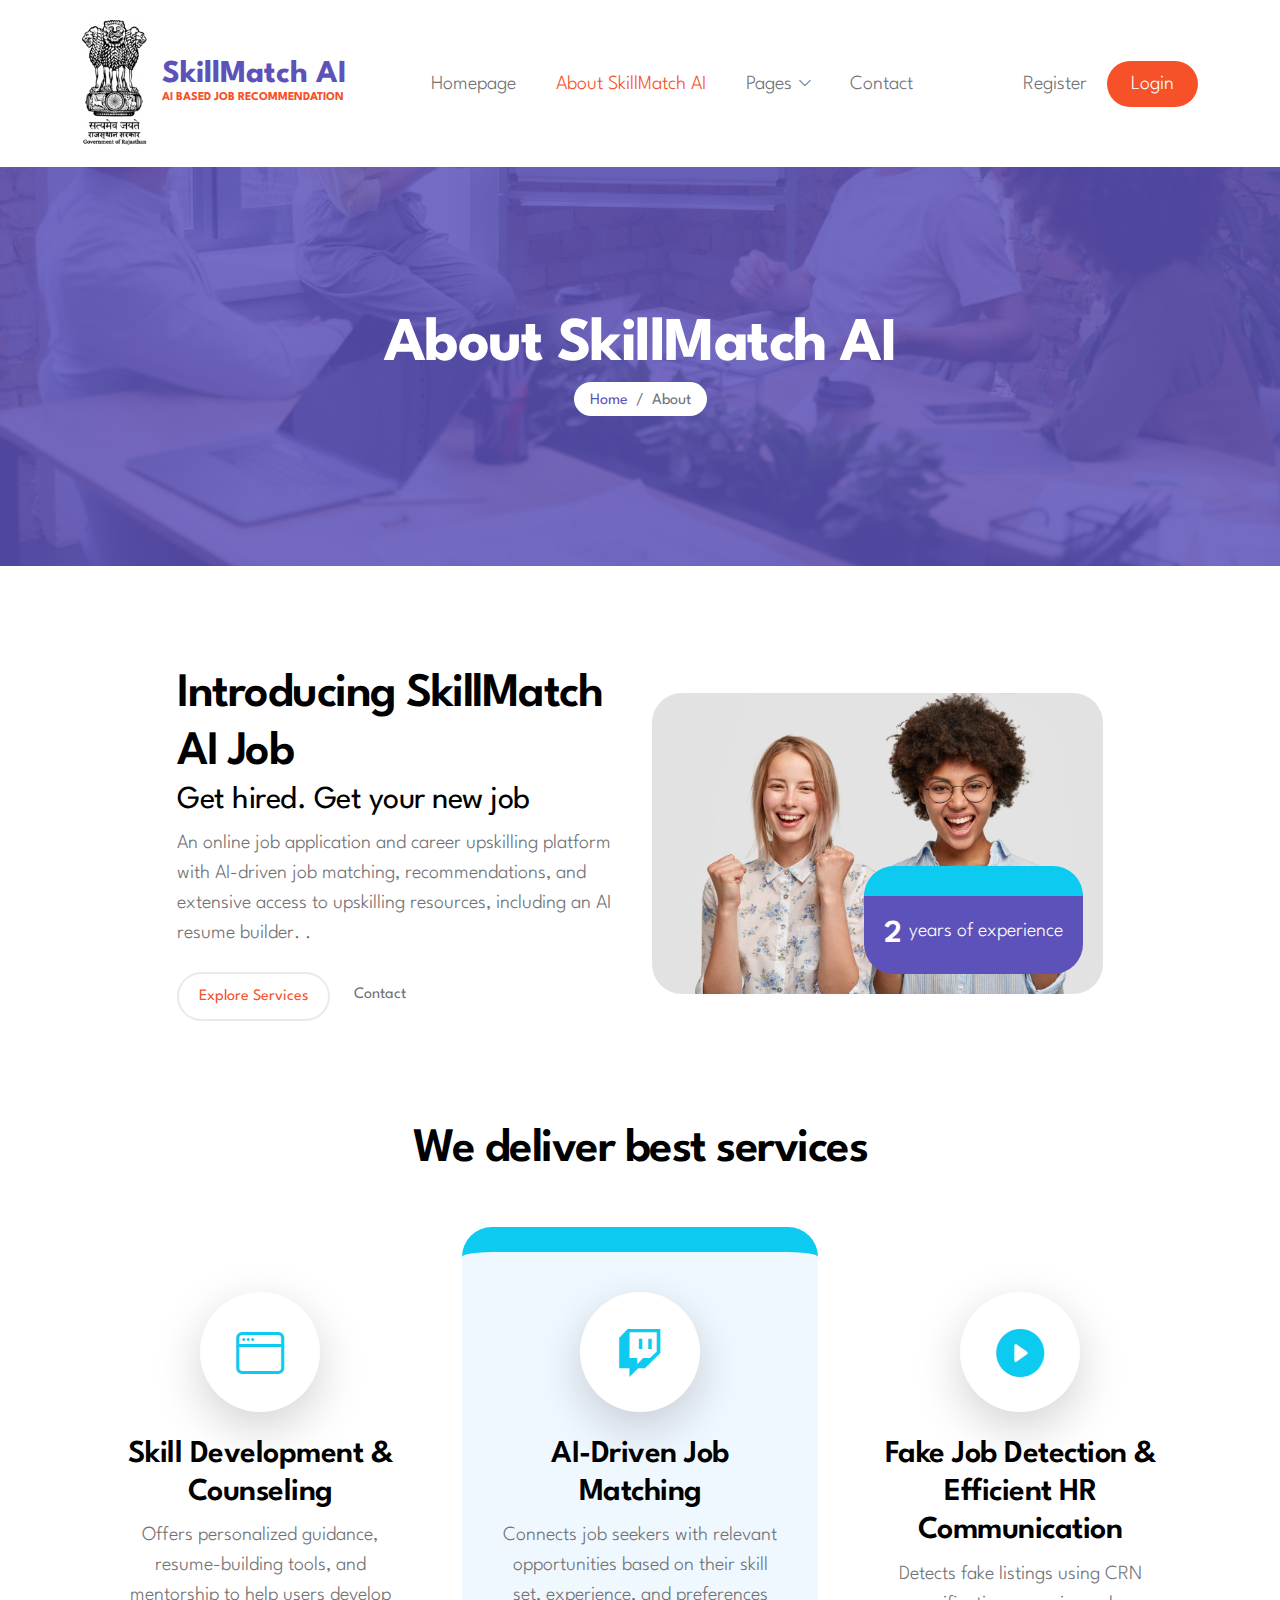
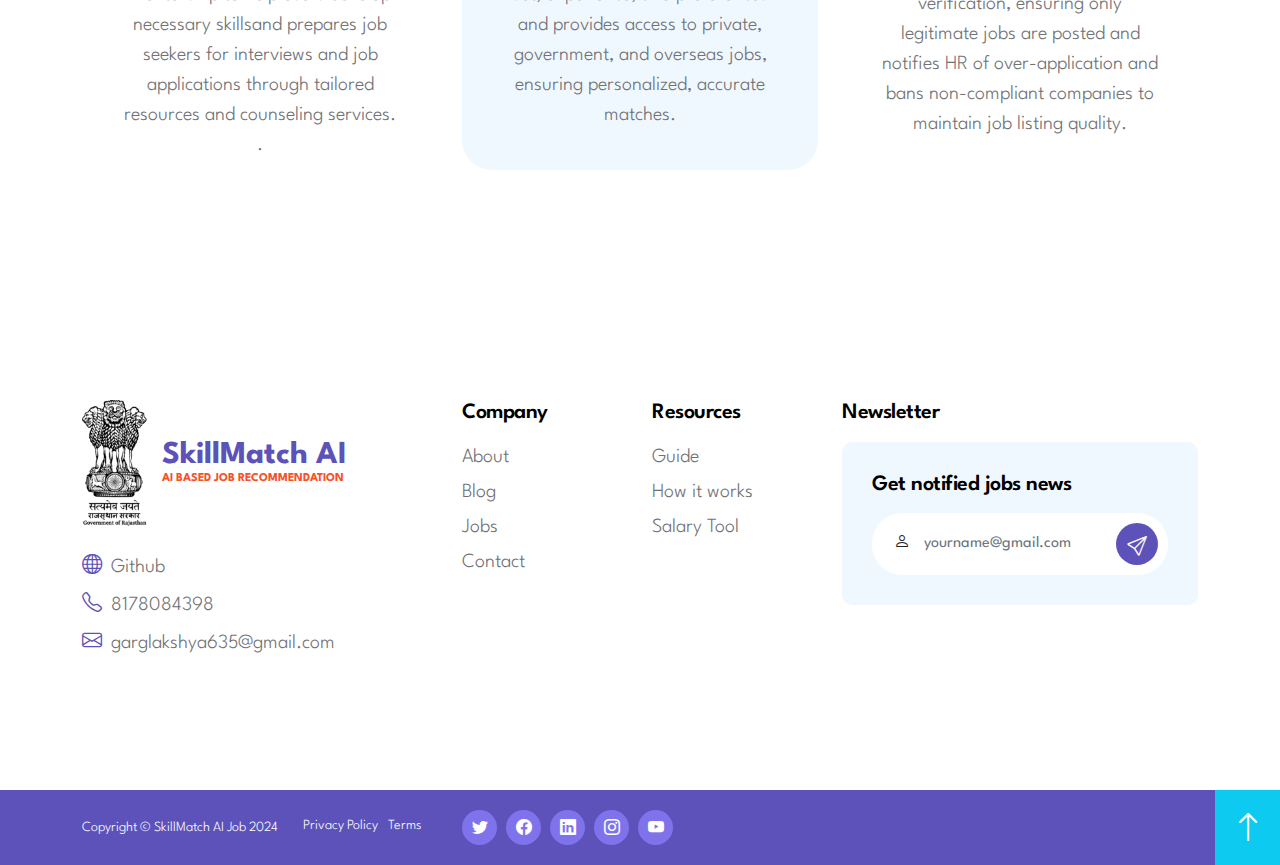
<file: about.html>
<!doctype html>
<html lang="en">
    <head>
        <meta charset="utf-8">
        <meta name="viewport" content="width=device-width, initial-scale=1">

        <meta name="description" content="">
        <meta name="author" content="">

        <title>About SkillMatch AI Job Portal</title>

        <!-- CSS FILES -->
        <link rel="preconnect" href="https://fonts.googleapis.com">
        
        <link rel="preconnect" href="https://fonts.gstatic.com" crossorigin>

        <link href="https://fonts.googleapis.com/css2?family=League+Spartan:wght@100;300;400;600;700&display=swap" rel="stylesheet">

        <link href="css/bootstrap.min.css" rel="stylesheet">

        <link href="css/bootstrap-icons.css" rel="stylesheet">

        <link href="css/owl.carousel.min.css" rel="stylesheet">

        <link href="css/owl.theme.default.min.css" rel="stylesheet">

        <link href="css/tooplate-SkillMatch AI-job.css" rel="stylesheet">
        
<!--

Tooplate 2134 SkillMatch AI Job

https://www.tooplate.com/view/2134-SkillMatch AI-job

Bootstrap 5 HTML CSS Template

-->

    </head>
    
    <body class="about-page" id="top">

        <nav class="navbar navbar-expand-lg">
            <div class="container">
                <a class="navbar-brand d-flex align-items-center" href="index.html">
                    <img src="images/rajastan.png" class="img-fluid logo-image">

                    <div class="d-flex flex-column">
                        <strong class="logo-text">SkillMatch AI</strong>
                        <small class="logo-slogan">AI based Job Recommendation</small>
                    </div>
                </a>

                <button class="navbar-toggler" type="button" data-bs-toggle="collapse" data-bs-target="#navbarNav" aria-controls="navbarNav" aria-expanded="false" aria-label="Toggle navigation">
                    <span class="navbar-toggler-icon"></span>
                </button>

                <div class="collapse navbar-collapse" id="navbarNav">
                    <ul class="navbar-nav align-items-center ms-lg-5">
                        <li class="nav-item">
                            <a class="nav-link" href="index.html">Homepage</a>
                        </li>

                        <li class="nav-item">
                            <a class="nav-link active" href="about.html">About SkillMatch AI</a>
                        </li>

                        <li class="nav-item dropdown">
                            <a class="nav-link dropdown-toggle" href="#" id="navbarLightDropdownMenuLink" role="button" data-bs-toggle="dropdown" aria-expanded="false">Pages</a>

                            <ul class="dropdown-menu dropdown-menu-light" aria-labelledby="navbarLightDropdownMenuLink">
                                <li><a class="dropdown-item" href="job-listings.html">Job Listings</a></li>

                                <li><a class="dropdown-item" href="job-details.html">Job Details</a></li>
                                <li><a class="dropdown-item" href="https://snehaverma13-mod-ats-resume.streamlit.app/">Resume Enhancer</a></li>
                            </ul>
                        </li>

                        <li class="nav-item">
                            <a class="nav-link" href="contact.html">Contact</a>
                        </li>

                        <li class="nav-item ms-lg-auto">
                            <a class="nav-link" href="#">Register</a>
                        </li>

                        <li class="nav-item">
                            <a class="nav-link custom-btn btn" href="#">Login</a>
                        </li>
                    </ul>
                </div>
            </div>
        </nav>

        <main>

            <header class="site-header">
                <div class="section-overlay"></div>

                <div class="container">
                    <div class="row">
                        
                        <div class="col-lg-12 col-12 text-center">
                            <h1 class="text-white">About SkillMatch AI</h1>

                            <nav aria-label="breadcrumb">
                                <ol class="breadcrumb justify-content-center">
                                    <li class="breadcrumb-item"><a href="index.html">Home</a></li>

                                    <li class="breadcrumb-item active" aria-current="page">About</li>
                                </ol>
                            </nav>
                        </div>

                    </div>
                </div>
            </header>


            <section class="about-section">
                <div class="container">
                    <div class="row justify-content-center align-items-center">

                        <div class="col-lg-5 col-12">
                            <div class="about-info-text">
                                <h2 class="mb-0">Introducing SkillMatch AI Job</h2>

                                <h4 class="mb-2">Get hired. Get your new job</h4>

                                <p>An online job application and career upskilling platform with AI-driven job matching, recommendations, and extensive access to upskilling resources, including an AI resume builder.
                                    .</p>

                                <div class="d-flex align-items-center mt-4">
                                    <a href="#services-section" class="custom-btn custom-border-btn btn me-4">Explore Services</a>

                                    <a href="contact.html" class="custom-link smoothscroll">Contact</a>
                                </div>
                            </div>
                        </div>

                        <div class="col-lg-5 col-12 mt-5 mt-lg-0">
                            <div class="about-image-wrap">
                                <img src="images/horizontal-shot-happy-mixed-race-females.jpg" class="about-image about-image-border-radius img-fluid" alt="">

                                <div class="about-info d-flex">
                                    <h4 class="text-white mb-0 me-2">2</h4>

                                    <p class="text-white mb-0">years of experience</p>
                                </div>
                            </div>
                        </div>

                    </div>
                </div>
            </section>


            <section class="services-section section-padding" id="services-section">
                <div class="container">
                    <div class="row">

                        <div class="col-lg-12 col-12 text-center">
                            <h2 class="mb-5">We deliver best services</h2>
                        </div>

                        <div class="services-block-wrap col-lg-4 col-md-6 col-12">
                            <div class="services-block">
                                <div class="services-block-title-wrap">
                                    <i class="services-block-icon bi-window"></i>
                                
                                    <h4 class="services-block-title">Skill Development & Counseling</h4>
                                </div>

                                <div class="services-block-body">
                                    <p>Offers personalized guidance, resume-building tools, and mentorship to help users develop necessary skillsand prepares job seekers for interviews and job applications through tailored resources and counseling services.
                                        .</p>
                                </div>
                            </div>
                        </div>

                        <div class="services-block-wrap col-lg-4 col-md-6 col-12 my-4 my-lg-0 my-md-0">
                            <div class="services-block">
                                <div class="services-block-title-wrap">
                                    <i class="services-block-icon bi-twitch"></i>
                                
                                    <h4 class="services-block-title">AI-Driven Job Matching</h4>
                                </div>

                                <div class="services-block-body">
                                    <p>Connects job seekers with relevant opportunities based on their skill set, experience, and preferences and provides access to private, government, and overseas jobs, ensuring personalized, accurate matches.</p>
                                </div>
                            </div>
                        </div>

                        <div class="services-block-wrap col-lg-4 col-md-6 col-12">
                            <div class="services-block">
                                <div class="services-block-title-wrap">
                                    <i class="services-block-icon bi-play-circle-fill"></i>
                                
                                    <h4 class="services-block-title">Fake Job Detection & Efficient HR Communication</h4>
                                </div>

                                <div class="services-block-body">
                                    <p>Detects fake listings using CRN verification, ensuring only legitimate jobs are posted and notifies HR of over-application and bans non-compliant companies to maintain job listing quality.
                                    </p>
                                </div>
                            </div>
                        </div>

                    </div>
                </div>
            </section>


            <!-- <section class="reviews-section section-padding">
                <div class="container">
                    <div class="row">

                        <div class="col-lg-12 col-12">
                            <h2 class="text-center mb-5">Happy customers</h2>

                            <div class="owl-carousel owl-theme reviews-carousel">
                                <div class="reviews-thumb">
                                
                                    <div class="reviews-info d-flex align-items-center">
                                        <img src="images/avatar/portrait-charming-middle-aged-attractive-woman-with-blonde-hair.jpg" class="avatar-image img-fluid" alt="">

                                        <div class="d-flex align-items-center justify-content-between flex-wrap w-100 ms-3">
                                            <p class="mb-0">
                                                <strong>Susan L</strong>
                                                <small>Product Manager</small>
                                            </p>

                                            <div class="reviews-icons">
                                                <i class="bi-star-fill"></i>
                                                <i class="bi-star-fill"></i>
                                                <i class="bi-star-fill"></i>
                                                <i class="bi-star-fill"></i>
                                                <i class="bi-star-fill"></i>
                                            </div>
                                        </div>
                                    </div>

                                    <div class="reviews-body">
                                        <img src="images/left-quote.png" class="quote-icon img-fluid" alt="">

                                        <h4 class="reviews-title">Lorem ipsum dolor sit amet, consectetur adipiscing elit, sed do eiusmod tempor incididunt.</h4>
                                    </div>
                                </div>

                                <div class="reviews-thumb">
                                    <div class="reviews-info d-flex align-items-center">
                                        <img src="images/avatar/medium-shot-smiley-senior-man.jpg" class="avatar-image img-fluid" alt="">

                                        <div class="d-flex align-items-center justify-content-between flex-wrap w-100 ms-3">
                                            <p class="mb-0">
                                                <strong>Jack</strong>
                                                <small>Technical Lead</small>
                                            </p>

                                            <div class="reviews-icons">
                                                <i class="bi-star-fill"></i>
                                                <i class="bi-star-fill"></i>
                                                <i class="bi-star-fill"></i>
                                                <i class="bi-star"></i>
                                                <i class="bi-star"></i>
                                            </div>
                                        </div>
                                    </div>

                                    <div class="reviews-body">
                                        <img src="images/left-quote.png" class="quote-icon img-fluid" alt="">

                                        <h4 class="reviews-title">Lorem ipsum dolor sit amet, consectetur adipiscing elit, sed do eiusmod tempor incididunt.</h4>
                                    </div>
                                </div>

                                <div class="reviews-thumb">

                                    <div class="reviews-info d-flex align-items-center">
                                        <img src="images/avatar/portrait-beautiful-young-woman-studying-table-with-laptop-computer-notebook-home-studying-online-e-learning-system.jpg" class="avatar-image img-fluid" alt="">

                                        <div class="d-flex align-items-center justify-content-between flex-wrap w-100 ms-3">
                                            <p class="mb-0">
                                                <strong>Haley</strong>
                                                <small>Sales & Marketing</small>
                                            </p>

                                            <div class="reviews-icons">
                                                <i class="bi-star-fill"></i>
                                                <i class="bi-star-fill"></i>
                                                <i class="bi-star-fill"></i>
                                                <i class="bi-star-fill"></i>
                                                <i class="bi-star-fill"></i>
                                            </div>
                                        </div>
                                    </div>

                                    <div class="reviews-body">
                                        <img src="images/left-quote.png" class="quote-icon img-fluid" alt="">

                                        <h4 class="reviews-title">Lorem ipsum dolor sit amet, consectetur adipiscing elit, sed do eiusmod tempor incididunt.</h4>
                                    </div>
                                </div>

                                <div class="reviews-thumb">
                                    <div class="reviews-info d-flex align-items-center">
                                        <img src="images/avatar/blond-man-happy-expression.jpg" class="avatar-image img-fluid" alt="">

                                        <div class="d-flex align-items-center justify-content-between flex-wrap w-100 ms-3">
                                            <p class="mb-0">
                                                <strong>Jackson</strong>
                                                <small>Dev Ops</small>
                                            </p>

                                            <div class="reviews-icons">
                                                <i class="bi-star-fill"></i>
                                                <i class="bi-star-fill"></i>
                                                <i class="bi-star-fill"></i>
                                                <i class="bi-star"></i>
                                                <i class="bi-star"></i>
                                            </div>
                                        </div>
                                    </div>

                                    <div class="reviews-body">
                                        <img src="images/left-quote.png" class="quote-icon img-fluid" alt="">

                                        <h4 class="reviews-title">Lorem ipsum dolor sit amet, consectetur adipiscing elit, sed do eiusmod tempor incididunt.</h4>
                                    </div>
                                </div>

                                <div class="reviews-thumb">
                                    <div class="reviews-info d-flex align-items-center">
                                        <img src="images/avatar/university-study-abroad-lifestyle-concept-satisfied-happy-asian-male-student-glasses-shirt-showing-thumbs-up-approval-likes-studying-college-holding-laptop-backpack.jpg" class="avatar-image img-fluid" alt="">

                                        <div class="d-flex align-items-center justify-content-between flex-wrap w-100 ms-3">
                                            <p class="mb-0">
                                                <strong>Kevin</strong>
                                                <small>Internship</small>
                                            </p>

                                            <div class="reviews-icons">
                                                <i class="bi-star-fill"></i>
                                                <i class="bi-star-fill"></i>
                                                <i class="bi-star-fill"></i>
                                                <i class="bi-star-fill"></i>
                                                <i class="bi-star-fill"></i>
                                            </div>
                                        </div>
                                    </div>

                                    <div class="reviews-body">
                                        <img src="images/left-quote.png" class="quote-icon img-fluid" alt="">

                                        <h4 class="reviews-title">Lorem ipsum dolor sit amet, consectetur adipiscing elit, sed do eiusmod tempor incididunt.</h4>
                                    </div>
                                </div>
                            </div>
                        </div>

                    </div>
                </div>
            </section>


            <section class="cta-section">
                <div class="section-overlay"></div>

                <div class="container">
                    <div class="row">

                        <div class="col-lg-6 col-10">
                            <h2 class="text-white mb-2">Over 10k opening jobs</h2>


                        </div>

                        <div class="col-lg-4 col-12 ms-auto">
                            <div class="custom-border-btn-wrap d-flex align-items-center mt-lg-4 mt-2">
                                <a href="#" class="custom-btn custom-border-btn btn me-4">Create an account</a>

                                <a href="#" class="custom-link">Post a job</a>
                            </div>
                        </div>

                    </div>
                </div>
            </section> -->
        </main>

        <footer class="site-footer">
            <div class="container">
                <div class="row">

                    <div class="col-lg-4 col-md-6 col-12 mb-3">
                        <div class="d-flex align-items-center mb-4">
                            <img src="images/rajastan.png" class="img-fluid logo-image">

                            <div class="d-flex flex-column">
                                <strong class="logo-text">SkillMatch AI</strong>
                                <small class="logo-slogan">AI based Job Recommendation</small>
                            </div>
                        </div>  

                        <p class="mb-2">
                            <i class="custom-icon bi-globe me-1"></i>

                            <a href="https://github.com/Lakshya0018UP/Skill-Match-AI" class="site-footer-link">
                                Github
                            </a>
                        </p>

                        <p class="mb-2">
                            <i class="custom-icon bi-telephone me-1"></i>

                            <a href="tel:8178084398" class="site-footer-link">
                                8178084398
                            </a>
                        </p>

                        <p>
                            <i class="custom-icon bi-envelope me-1"></i>

                            <a href="mailto:garglakshya635@gmail.com" class="site-footer-link">
                                garglakshya635@gmail.com
                            </a>
                        </p>

                    </div>

                    <div class="col-lg-2 col-md-3 col-6 ms-lg-auto">
                        <h6 class="site-footer-title">Company</h6>

                        <ul class="footer-menu">
                            <li class="footer-menu-item"><a href="#" class="footer-menu-link">About</a></li>

                            <li class="footer-menu-item"><a href="#" class="footer-menu-link">Blog</a></li>

                            <li class="footer-menu-item"><a href="#" class="footer-menu-link">Jobs</a></li>

                            <li class="footer-menu-item"><a href="#" class="footer-menu-link">Contact</a></li>
                        </ul>
                    </div>

                    <div class="col-lg-2 col-md-3 col-6">
                        <h6 class="site-footer-title">Resources</h6>

                        <ul class="footer-menu">
                            <li class="footer-menu-item"><a href="#" class="footer-menu-link">Guide</a></li>

                            <li class="footer-menu-item"><a href="#" class="footer-menu-link">How it works</a></li>

                            <li class="footer-menu-item"><a href="#" class="footer-menu-link">Salary Tool</a></li>
                        </ul>
                    </div>

                    <div class="col-lg-4 col-md-8 col-12 mt-3 mt-lg-0">
                        <h6 class="site-footer-title">Newsletter</h6>

                        <form class="custom-form newsletter-form" action="#" method="post" role="form">
                            <h6 class="site-footer-title">Get notified jobs news</h6>

                            <div class="input-group">
                                <span class="input-group-text" id="basic-addon1"><i class="bi-person"></i></span>

                                <input type="text" name="newsletter-name" id="newsletter-name" class="form-control" placeholder="yourname@gmail.com" required>

                                <button type="submit" class="form-control">
                                    <i class="bi-send"></i>
                                </button>
                            </div>
                        </form>
                    </div>

                </div>
            </div>

            <div class="site-footer-bottom">
                <div class="container">
                    <div class="row">

                        <div class="col-lg-4 col-12 d-flex align-items-center">
                            <p class="copyright-text">Copyright © SkillMatch AI Job 2024</p>

                            <ul class="footer-menu d-flex">
                                <li class="footer-menu-item"><a href="#" class="footer-menu-link">Privacy Policy</a></li>

                                <li class="footer-menu-item"><a href="#" class="footer-menu-link">Terms</a></li>
                            </ul>
                        </div>

                        <div class="col-lg-5 col-12 mt-2 mt-lg-0">
                            <ul class="social-icon">
                                <li class="social-icon-item">
                                    <a href="#" class="social-icon-link bi-twitter"></a>
                                </li>

                                <li class="social-icon-item">
                                    <a href="#" class="social-icon-link bi-facebook"></a>
                                </li>

                                <li class="social-icon-item">
                                    <a href="#" class="social-icon-link bi-linkedin"></a>
                                </li>

                                <li class="social-icon-item">
                                    <a href="#" class="social-icon-link bi-instagram"></a>
                                </li>

                                <li class="social-icon-item">
                                    <a href="#" class="social-icon-link bi-youtube"></a>
                                </li>
                            </ul>
                        </div>

                        <div class="col-lg-3 col-12 mt-2 d-flex align-items-center mt-lg-0">
                            
                        </div>

                        <a class="back-top-icon bi-arrow-up smoothscroll d-flex justify-content-center align-items-center" href="#top"></a>

                    </div>
                </div>
            </div>
        </footer>

        <!-- JAVASCRIPT FILES -->
        <script src="js/jquery.min.js"></script>
        <script src="js/bootstrap.min.js"></script>
        <script src="js/owl.carousel.min.js"></script>
        <script src="js/counter.js"></script>
        <script src="js/custom.js"></script>

    </body>
</html>
</file>
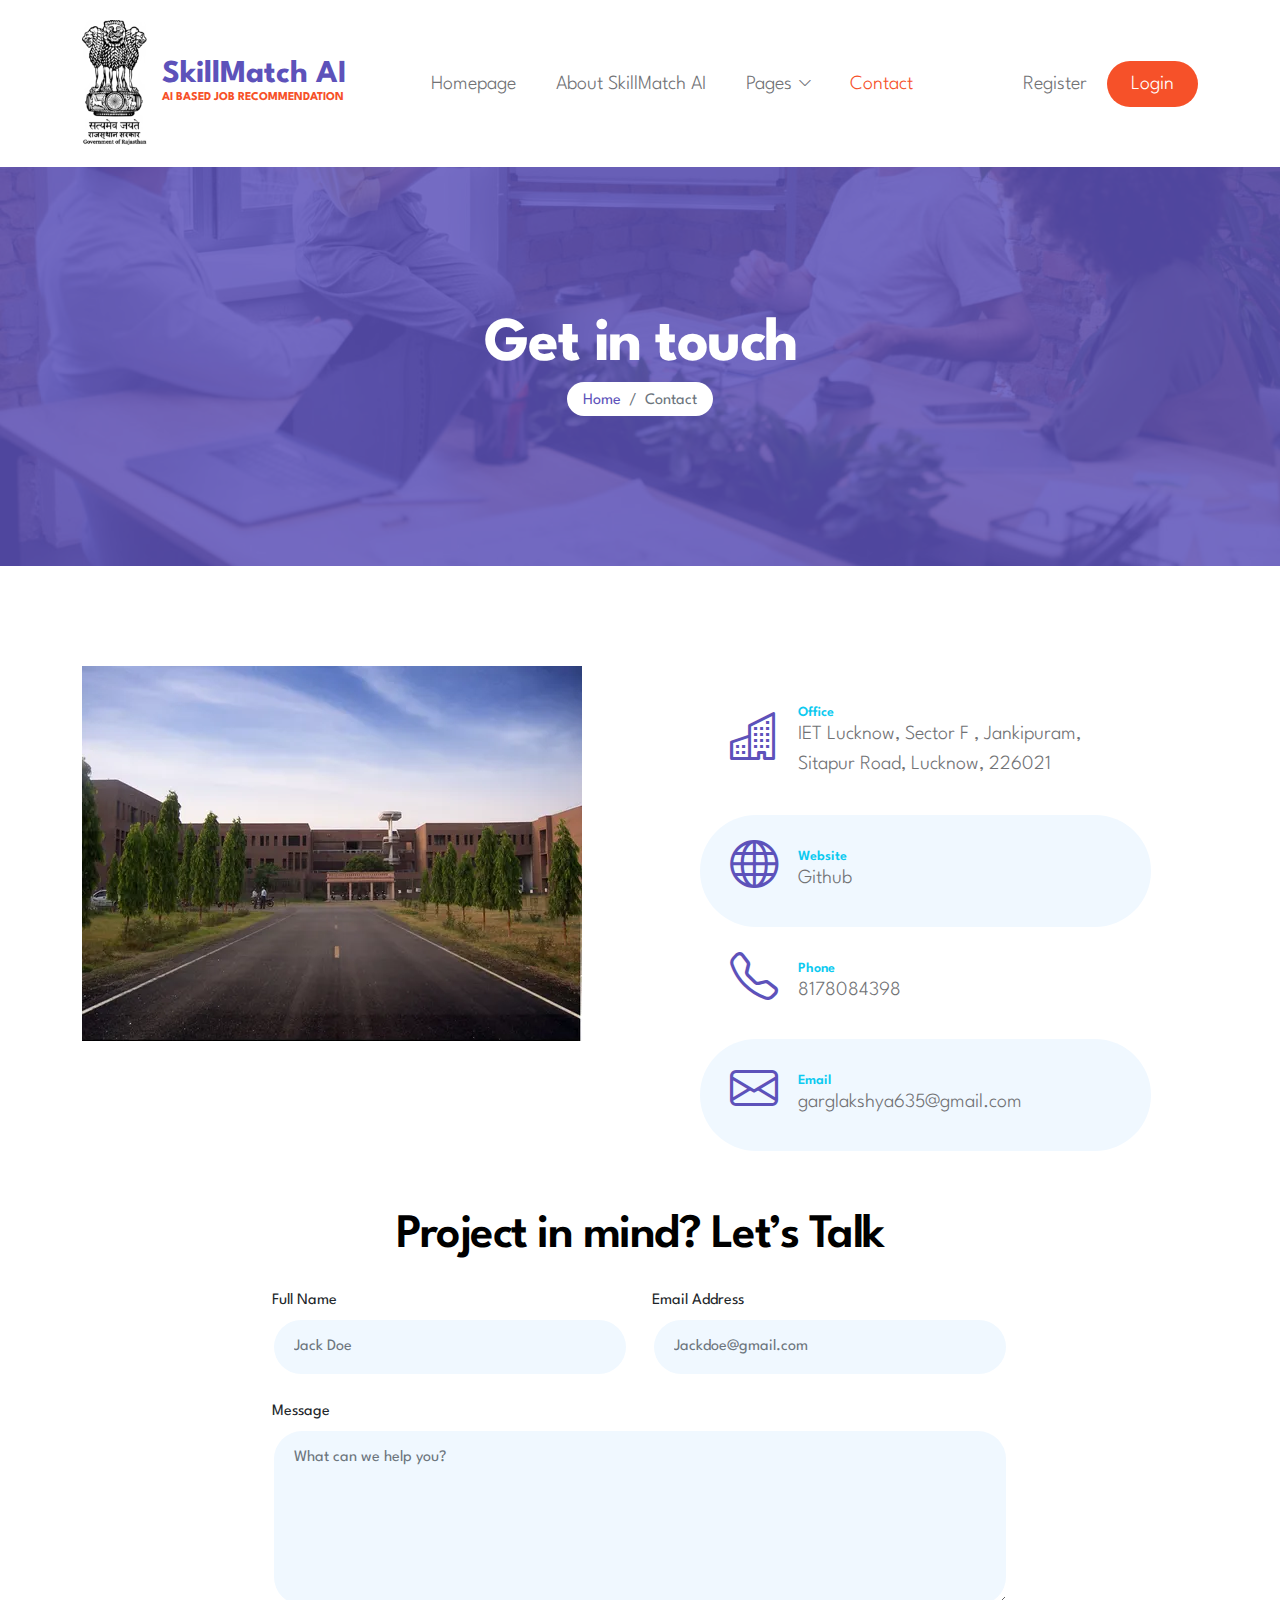
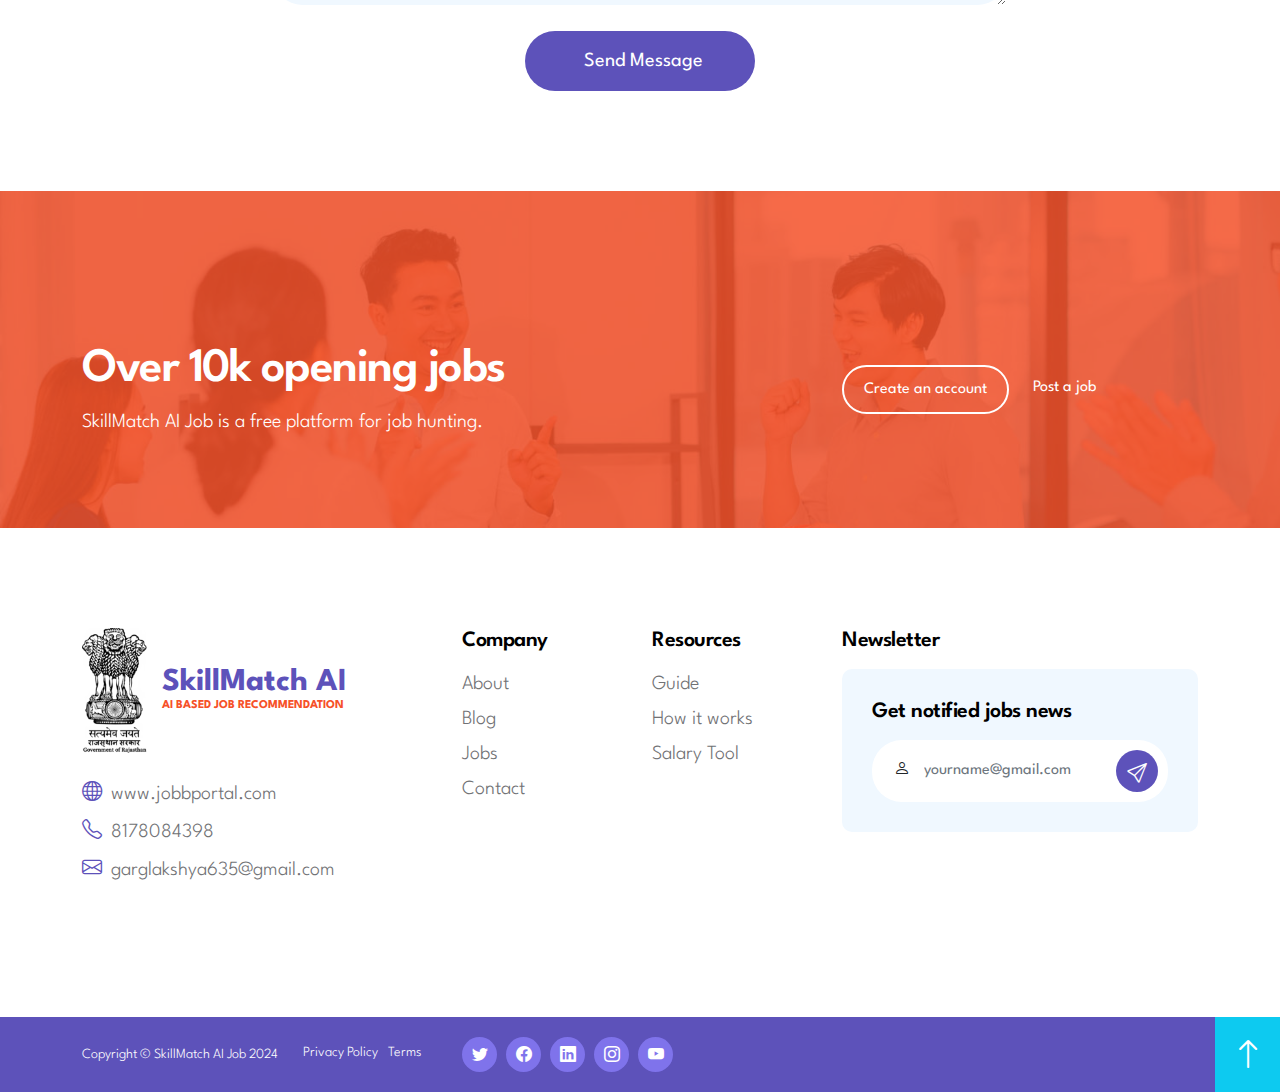
<file: contact.html>
<!doctype html>
<html lang="en">
    <head>
        <meta charset="utf-8">
        <meta name="viewport" content="width=device-width, initial-scale=1">

        <meta name="description" content="">
        <meta name="author" content="">

        <title>SkillMatch AI Job Contact</title>

        <!-- CSS FILES -->
        <link rel="preconnect" href="https://fonts.googleapis.com">
        
        <link rel="preconnect" href="https://fonts.gstatic.com" crossorigin>

        <link href="https://fonts.googleapis.com/css2?family=League+Spartan:wght@100;300;400;600;700&display=swap" rel="stylesheet">

        <link href="css/bootstrap.min.css" rel="stylesheet">

        <link href="css/bootstrap-icons.css" rel="stylesheet">

        <link href="css/owl.carousel.min.css" rel="stylesheet">

        <link href="css/owl.theme.default.min.css" rel="stylesheet">

        <link href="css/tooplate-SkillMatch AI-job.css" rel="stylesheet">
        
<!--

Tooplate 2134 SkillMatch AI Job

https://www.tooplate.com/view/2134-SkillMatch AI-job

Bootstrap 5 HTML CSS Template

-->
    </head>
    
    <body id="top">

        <nav class="navbar navbar-expand-lg">
            <div class="container">
                <a class="navbar-brand d-flex align-items-center" href="index.html">
                    <img src="images/rajastan.png" class="img-fluid logo-image">

                    <div class="d-flex flex-column">
                        <strong class="logo-text">SkillMatch AI</strong>
                        <small class="logo-slogan">AI based Job Recommendation</small>
                    </div>
                </a>

                <button class="navbar-toggler" type="button" data-bs-toggle="collapse" data-bs-target="#navbarNav" aria-controls="navbarNav" aria-expanded="false" aria-label="Toggle navigation">
                    <span class="navbar-toggler-icon"></span>
                </button>

                <div class="collapse navbar-collapse" id="navbarNav">
                    <ul class="navbar-nav align-items-center ms-lg-5">
                        <li class="nav-item">
                            <a class="nav-link" href="index.html">Homepage</a>
                        </li>

                        <li class="nav-item">
                            <a class="nav-link" href="about.html">About SkillMatch AI</a>
                        </li>

                        <li class="nav-item dropdown">
                            <a class="nav-link dropdown-toggle" href="#" id="navbarLightDropdownMenuLink" role="button" data-bs-toggle="dropdown" aria-expanded="false">Pages</a>

                            <ul class="dropdown-menu dropdown-menu-light" aria-labelledby="navbarLightDropdownMenuLink">
                                <li><a class="dropdown-item" href="job-listings.html">Job Listings</a></li>

                                <li><a class="dropdown-item" href="job-details.html">Job Details</a></li>
                                <li><a class="dropdown-item" href="https://snehaverma13-mod-ats-resume.streamlit.app/">Resume Enhancer</a></li>
                            </ul>
                        </li>

                        <li class="nav-item">
                            <a class="nav-link active" href="contact.html">Contact</a>
                        </li>

                        <li class="nav-item ms-lg-auto">
                            <a class="nav-link" href="#">Register</a>
                        </li>

                        <li class="nav-item">
                            <a class="nav-link custom-btn btn" href="#">Login</a>
                        </li>
                    </ul>
                </div>
            </div>
        </nav>

        <main>

            <header class="site-header">
                <div class="section-overlay"></div>

                <div class="container">
                    <div class="row">
                        
                        <div class="col-lg-12 col-12 text-center">
                            <h1 class="text-white">Get in touch</h1>

                            <nav aria-label="breadcrumb">
                                <ol class="breadcrumb justify-content-center">
                                    <li class="breadcrumb-item"><a href="index.html">Home</a></li>

                                    <li class="breadcrumb-item active" aria-current="page">Contact</li>
                                </ol>
                            </nav>
                        </div>

                    </div>
                </div>
            </header>


            <section class="contact-section section-padding">
                <div class="container">
                    <div class="row justify-content-center">

                        <div class="col-lg-6 col-12 mb-lg-5 mb-3">
                            <img src='images/IET.webp' alt='IET'>
                        </div>

                        <div class="col-lg-5 col-12 mb-3 mx-auto">
                            <div class="contact-info-wrap">
                                <div class="contact-info d-flex align-items-center mb-3">
                                    <i class="custom-icon bi-building"></i>

                                    <p class="mb-0">
                                        <span class="contact-info-small-title">Office</span>

                                        IET Lucknow, Sector F , Jankipuram, Sitapur Road, Lucknow, 226021
                                    </p>
                                </div>

                                <div class="contact-info d-flex align-items-center">
                                    <i class="custom-icon bi-globe"></i>

                                    <p class="mb-0">
                                        <span class="contact-info-small-title">Website</span>

                                        <a href="https://github.com/Lakshya0018UP/Skill-Match-AI" class="site-footer-link">
                                           Github
                                        </a>
                                    </p>
                                </div>

                                <div class="contact-info d-flex align-items-center">
                                    <i class="custom-icon bi-telephone"></i>

                                    <p class="mb-0">
                                        <span class="contact-info-small-title">Phone</span>

                                        <a href="tel: 8178084398" class="site-footer-link">
                                            8178084398
                                        </a>
                                    </p>
                                </div>

                                <div class="contact-info d-flex align-items-center">
                                    <i class="custom-icon bi-envelope"></i>

                                    <p class="mb-0">
                                        <span class="contact-info-small-title">Email</span>

                                        <a href="mailto:garglakshya635@gmail.com" class="site-footer-link">
                                            garglakshya635@gmail.com
                                        </a>
                                    </p>
                                </div>
                            </div>
                        </div>

                        <div class="col-lg-8 col-12 mx-auto">
                            <form class="custom-form contact-form" action="#" method="post" role="form">
                                <h2 class="text-center mb-4">Project in mind? Let’s Talk</h2>

                                <div class="row">
                                    <div class="col-lg-6 col-md-6 col-12">
                                        <label for="first-name">Full Name</label>

                                        <input type="text" name="full-name" id="full-name" class="form-control" placeholder="Jack Doe" required>
                                    </div>

                                    <div class="col-lg-6 col-md-6 col-12">
                                        <label for="email">Email Address</label>

                                         <input type="email" name="email" id="email" pattern="[^ @]*@[^ @]*" class="form-control" placeholder="Jackdoe@gmail.com" required>
                                    </div>

                                    <div class="col-lg-12 col-12">
                                        <label for="message">Message</label>

                                        <textarea name="message" rows="6" class="form-control" id="message" placeholder="What can we help you?"></textarea>
                                    </div>

                                    <div class="col-lg-4 col-md-4 col-6 mx-auto">
                                        <button type="submit" class="form-control">Send Message</button>
                                    </div>
                                </div>
                            </form>
                        </div>

                    </div>
                </div>
            </section>

            <section class="cta-section">
                <div class="section-overlay"></div>

                <div class="container">
                    <div class="row">

                        <div class="col-lg-6 col-10">
                            <h2 class="text-white mb-2">Over 10k opening jobs</h2>

                            <p class="text-white">SkillMatch AI Job is a free platform for job hunting. </p>
                        </div>

                        <div class="col-lg-4 col-12 ms-auto">
                            <div class="custom-border-btn-wrap d-flex align-items-center mt-lg-4 mt-2">
                                <a href="#" class="custom-btn custom-border-btn btn me-4">Create an account</a>

                                <a href="#" class="custom-link">Post a job</a>
                            </div>
                        </div>

                    </div>
                </div>
            </section>
        </main>

        <footer class="site-footer">
            <div class="container">
                <div class="row">

                    <div class="col-lg-4 col-md-6 col-12 mb-3">
                        <div class="d-flex align-items-center mb-4">
                            <img src="images/rajastan.png" class="img-fluid logo-image">

                            <div class="d-flex flex-column">
                                <strong class="logo-text">SkillMatch AI</strong>
                                <small class="logo-slogan">AI based Job Recommendation</small>
                            </div>
                        </div>  

                        <p class="mb-2">
                            <i class="custom-icon bi-globe me-1"></i>

                            <a href="#" class="site-footer-link">
                                www.jobbportal.com
                            </a>
                        </p>

                        <p class="mb-2">
                            <i class="custom-icon bi-telephone me-1"></i>

                            <a href="tel: 8178084398" class="site-footer-link">
                                8178084398
                            </a>
                        </p>

                        <p>
                            <i class="custom-icon bi-envelope me-1"></i>

                            <a href="mailto:garglakshya635@gmail.com" class="site-footer-link">
                                garglakshya635@gmail.com
                            </a>
                        </p>

                    </div>

                    <div class="col-lg-2 col-md-3 col-6 ms-lg-auto">
                        <h6 class="site-footer-title">Company</h6>

                        <ul class="footer-menu">
                            <li class="footer-menu-item"><a href="#" class="footer-menu-link">About</a></li>

                            <li class="footer-menu-item"><a href="#" class="footer-menu-link">Blog</a></li>

                            <li class="footer-menu-item"><a href="#" class="footer-menu-link">Jobs</a></li>

                            <li class="footer-menu-item"><a href="#" class="footer-menu-link">Contact</a></li>
                        </ul>
                    </div>

                    <div class="col-lg-2 col-md-3 col-6">
                        <h6 class="site-footer-title">Resources</h6>

                        <ul class="footer-menu">
                            <li class="footer-menu-item"><a href="#" class="footer-menu-link">Guide</a></li>

                            <li class="footer-menu-item"><a href="#" class="footer-menu-link">How it works</a></li>

                            <li class="footer-menu-item"><a href="#" class="footer-menu-link">Salary Tool</a></li>
                        </ul>
                    </div>

                    <div class="col-lg-4 col-md-8 col-12 mt-3 mt-lg-0">
                        <h6 class="site-footer-title">Newsletter</h6>

                        <form class="custom-form newsletter-form" action="#" method="post" role="form">
                            <h6 class="site-footer-title">Get notified jobs news</h6>

                            <div class="input-group">
                                <span class="input-group-text" id="basic-addon1"><i class="bi-person"></i></span>

                                <input type="text" name="newsletter-name" id="newsletter-name" class="form-control" placeholder="yourname@gmail.com" required>

                                <button type="submit" class="form-control">
                                    <i class="bi-send"></i>
                                </button>
                            </div>
                        </form>
                    </div>

                </div>
            </div>

            <div class="site-footer-bottom">
                <div class="container">
                    <div class="row">

                        <div class="col-lg-4 col-12 d-flex align-items-center">
                            <p class="copyright-text">Copyright © SkillMatch AI Job 2024</p>

                            <ul class="footer-menu d-flex">
                                <li class="footer-menu-item"><a href="#" class="footer-menu-link">Privacy Policy</a></li>

                                <li class="footer-menu-item"><a href="#" class="footer-menu-link">Terms</a></li>
                            </ul>
                        </div>

                        <div class="col-lg-5 col-12 mt-2 mt-lg-0">
                            <ul class="social-icon">
                                <li class="social-icon-item">
                                    <a href="#" class="social-icon-link bi-twitter"></a>
                                </li>

                                <li class="social-icon-item">
                                    <a href="#" class="social-icon-link bi-facebook"></a>
                                </li>

                                <li class="social-icon-item">
                                    <a href="#" class="social-icon-link bi-linkedin"></a>
                                </li>

                                <li class="social-icon-item">
                                    <a href="#" class="social-icon-link bi-instagram"></a>
                                </li>

                                <li class="social-icon-item">
                                    <a href="#" class="social-icon-link bi-youtube"></a>
                                </li>
                            </ul>
                        </div>

                        <div class="col-lg-3 col-12 mt-2 d-flex align-items-center mt-lg-0">
                            
                        </div>

                        <a class="back-top-icon bi-arrow-up smoothscroll d-flex justify-content-center align-items-center" href="#top"></a>

                    </div>
                </div>
            </div>
        </footer>

        <!-- JAVASCRIPT FILES -->
        <script src="js/jquery.min.js"></script>
        <script src="js/bootstrap.min.js"></script>
        <script src="js/owl.carousel.min.js"></script>
        <script src="js/counter.js"></script>
        <script src="js/custom.js"></script>

    </body>
</html>
</file>
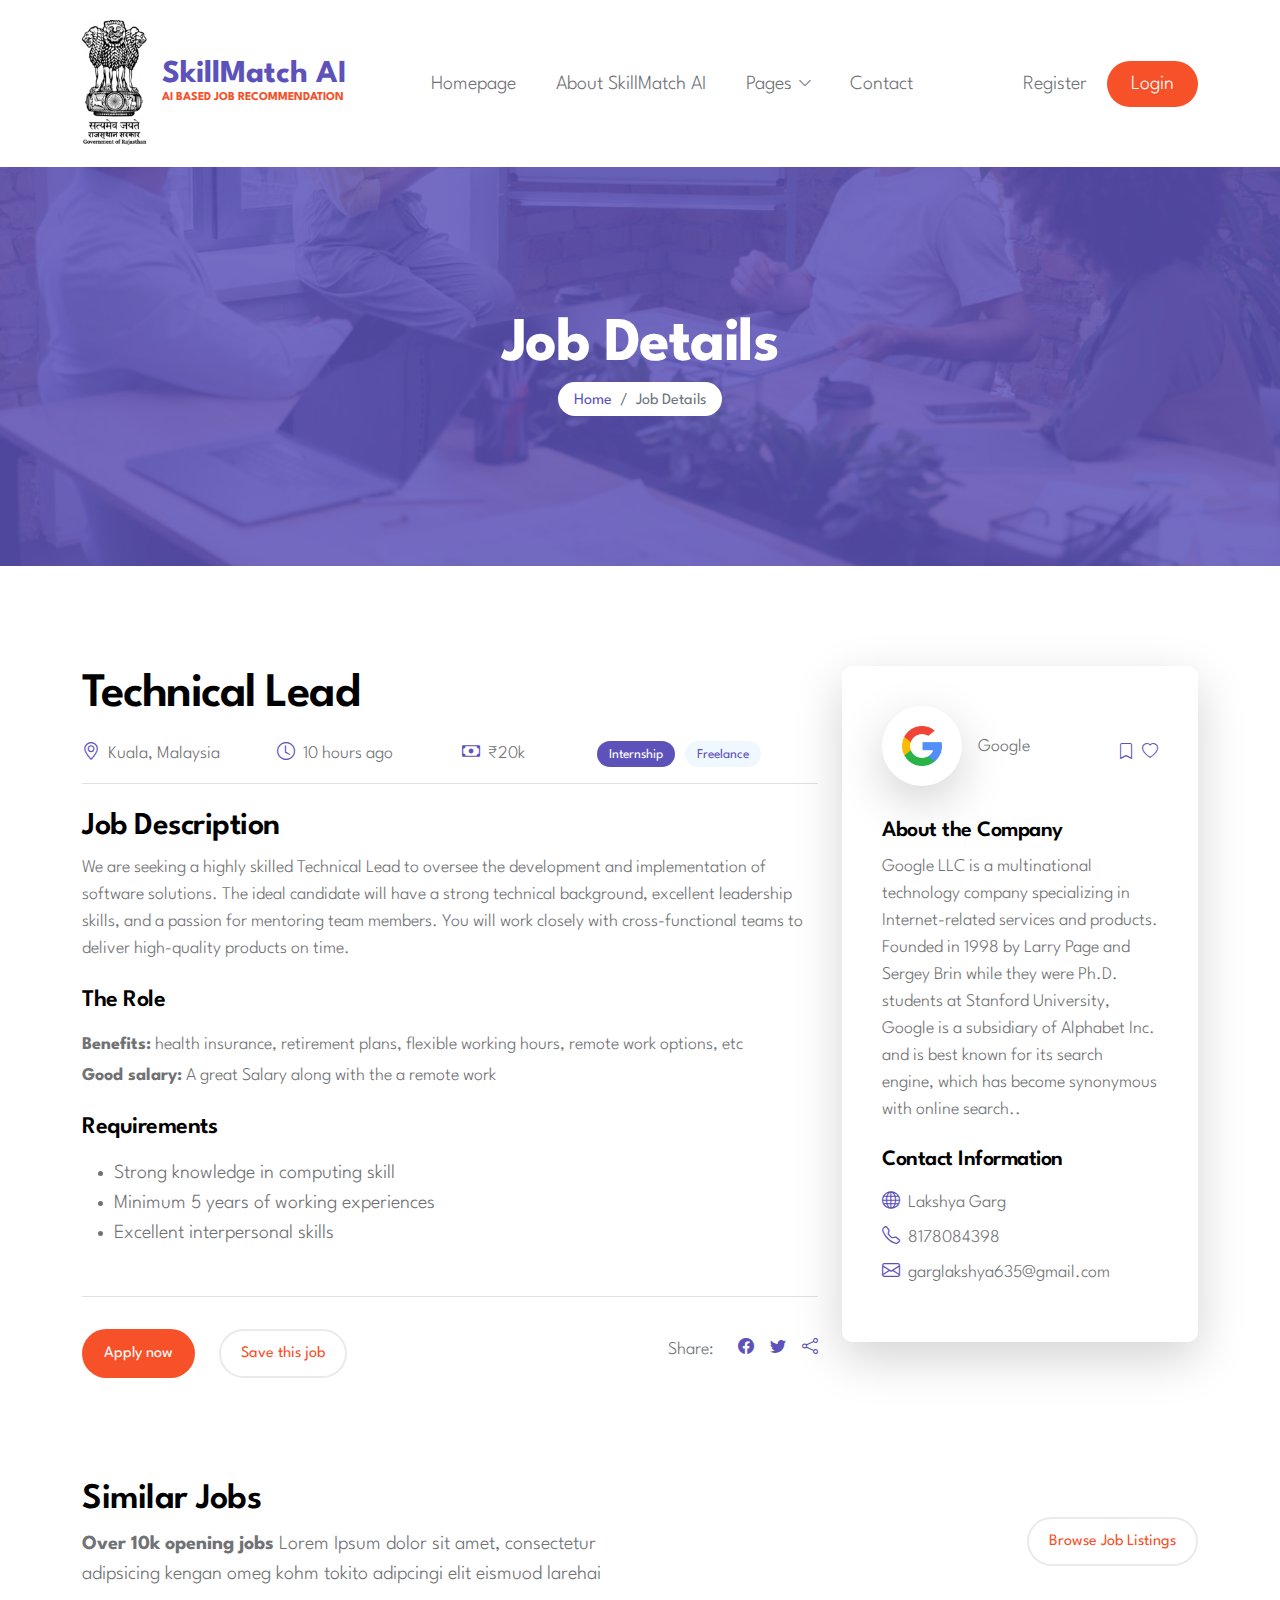
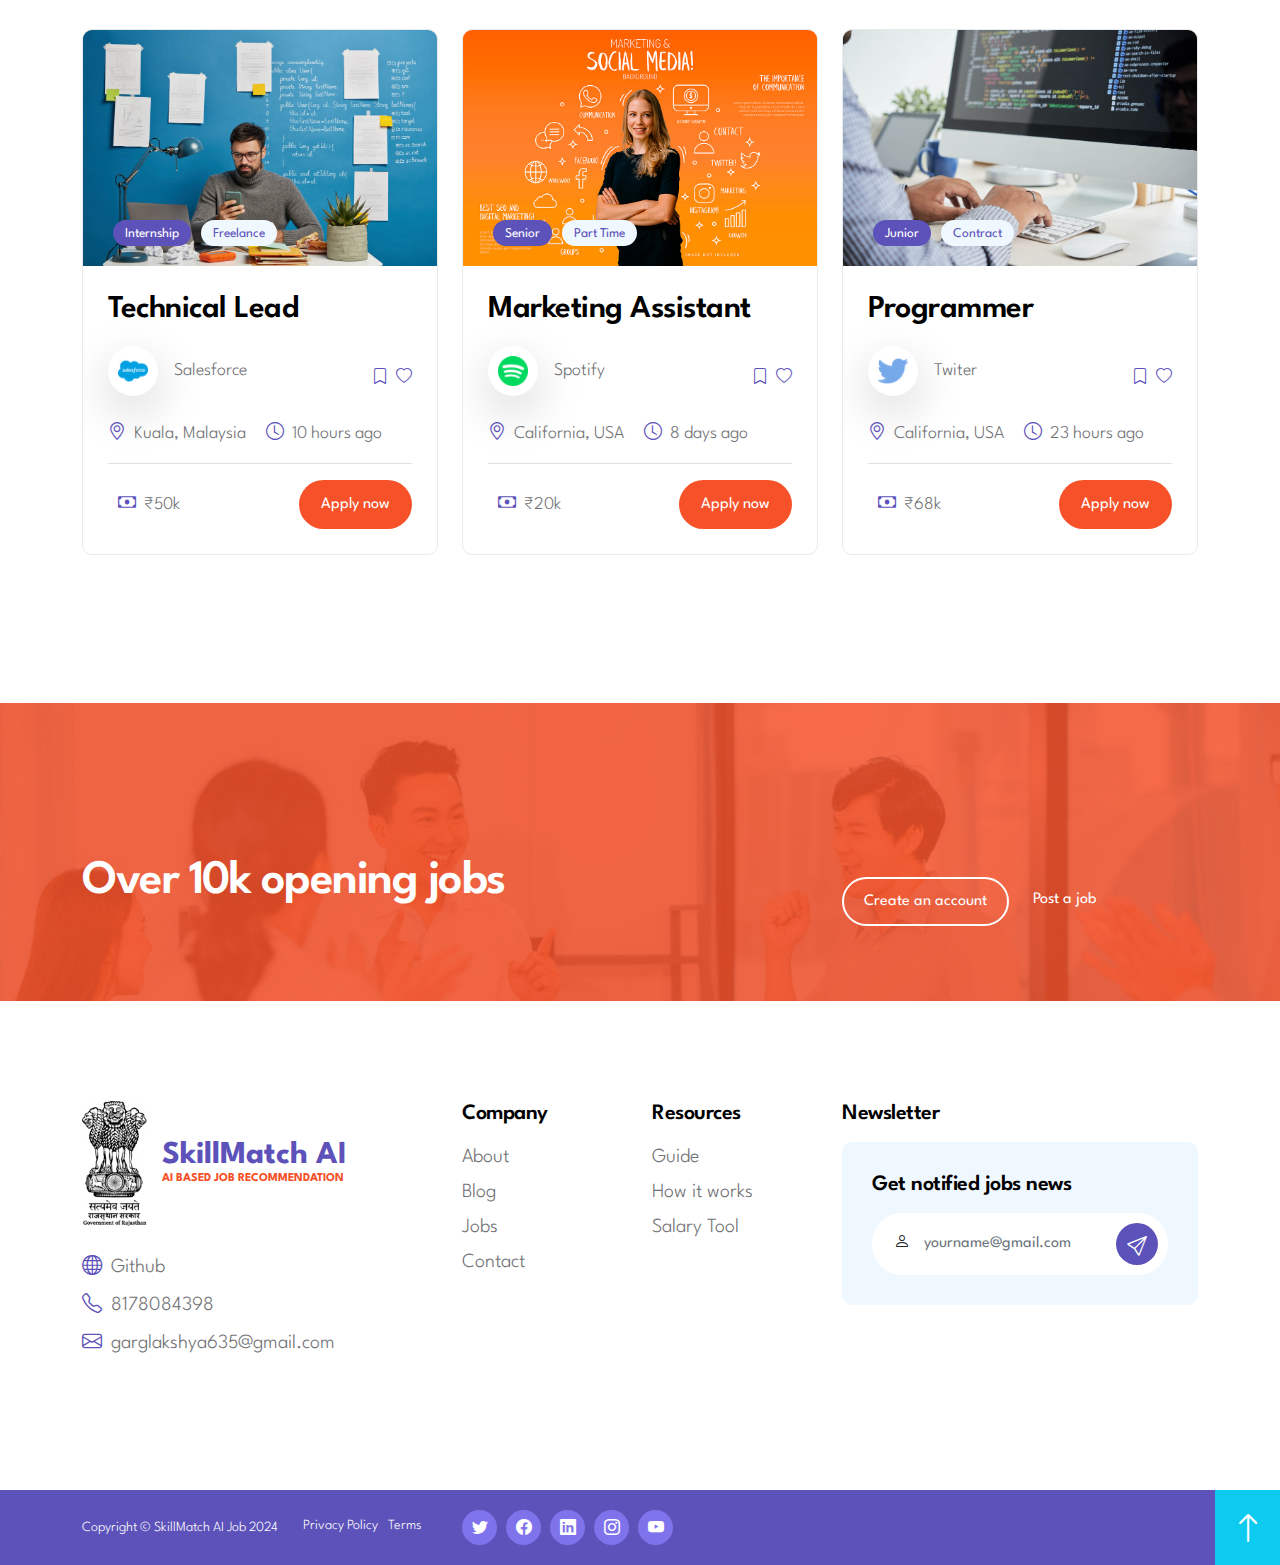
<file: job-details.html>
<!doctype html>
<html lang="en">
    <head>
        <meta charset="utf-8">
        <meta name="viewport" content="width=device-width, initial-scale=1">

        <meta name="description" content="">
        <meta name="author" content="">

        <title>SkillMatch AI Job Details</title>

        <!-- CSS FILES -->
        <link rel="preconnect" href="https://fonts.googleapis.com">
        
        <link rel="preconnect" href="https://fonts.gstatic.com" crossorigin>

        <link href="https://fonts.googleapis.com/css2?family=League+Spartan:wght@100;300;400;600;700&display=swap" rel="stylesheet">

        <link href="css/bootstrap.min.css" rel="stylesheet">

        <link href="css/bootstrap-icons.css" rel="stylesheet">

        <link href="css/owl.carousel.min.css" rel="stylesheet">

        <link href="css/owl.theme.default.min.css" rel="stylesheet">

        <link href="css/tooplate-SkillMatch AI-job.css" rel="stylesheet">
        
<!--

Tooplate 2134 SkillMatch AI Job

https://www.tooplate.com/view/2134-SkillMatch AI-job

Bootstrap 5 HTML CSS Template

-->
    </head>
    
    <body id="top">

        <nav class="navbar navbar-expand-lg">
            <div class="container">
                <a class="navbar-brand d-flex align-items-center" href="index.html">
                    <img src="images/rajastan.png" class="img-fluid logo-image">

                    <div class="d-flex flex-column">
                        <strong class="logo-text">SkillMatch AI</strong>
                        <small class="logo-slogan">AI based Job Recommendation</small>
                    </div>
                </a>

                <button class="navbar-toggler" type="button" data-bs-toggle="collapse" data-bs-target="#navbarNav" aria-controls="navbarNav" aria-expanded="false" aria-label="Toggle navigation">
                    <span class="navbar-toggler-icon"></span>
                </button>

                <div class="collapse navbar-collapse" id="navbarNav">
                    <ul class="navbar-nav align-items-center ms-lg-5">
                        <li class="nav-item">
                            <a class="nav-link" href="index.html">Homepage</a>
                        </li>

                        <li class="nav-item">
                            <a class="nav-link" href="about.html">About SkillMatch AI</a>
                        </li>

                        <li class="nav-item dropdown">
                            <a class="nav-link dropdown-toggle" href="#" id="navbarLightDropdownMenuLink" role="button" data-bs-toggle="dropdown" aria-expanded="false">Pages</a>

                            <ul class="dropdown-menu dropdown-menu-light" aria-labelledby="navbarLightDropdownMenuLink">
                                <li><a class="dropdown-item" href="job-listings.html">Job Listings</a></li>

                                <li><a class="dropdown-item active" href="job-details.html">Job Details</a></li>
                                <li><a class="dropdown-item" href="https://snehaverma13-mod-ats-resume.streamlit.app/">Resume Enhancer</a></li>
                            </ul>
                        </li>

                        <li class="nav-item">
                            <a class="nav-link" href="contact.html">Contact</a>
                        </li>

                        <li class="nav-item ms-lg-auto">
                            <a class="nav-link" href="#">Register</a>
                        </li>

                        <li class="nav-item">
                            <a class="nav-link custom-btn btn" href="#">Login</a>
                        </li>
                    </ul>
                </div>
            </div>
        </nav>

        <main>

            <header class="site-header">
                <div class="section-overlay"></div>

                <div class="container">
                    <div class="row">
                        
                        <div class="col-lg-12 col-12 text-center">
                            <h1 class="text-white">Job Details</h1>

                            <nav aria-label="breadcrumb">
                                <ol class="breadcrumb justify-content-center">
                                    <li class="breadcrumb-item"><a href="index.html">Home</a></li>

                                    <li class="breadcrumb-item active" aria-current="page">Job Details</li>
                                </ol>
                            </nav>
                        </div>

                    </div>
                </div>
            </header>


            <section class="job-section section-padding pb-0">
                <div class="container">
                    <div class="row">

                        <div class="col-lg-8 col-12">
                            <h2 class="job-title mb-0">Technical Lead</h2>

                            <div class="job-thumb job-thumb-detail">
                                <div class="d-flex flex-wrap align-items-center border-bottom pt-lg-3 pt-2 pb-3 mb-4">
                                    <p class="job-location mb-0">
                                        <i class="custom-icon bi-geo-alt me-1"></i>
                                        Kuala, Malaysia
                                    </p>

                                    <p class="job-date mb-0">
                                        <i class="custom-icon bi-clock me-1"></i>
                                        10 hours ago
                                    </p>

                                    <p class="job-price mb-0">
                                        <i class="custom-icon bi-cash me-1"></i>
                                        ₹20k
                                    </p>

                                    <div class="d-flex">
                                        <p class="mb-0">
                                            <a href="job-listings.html" class="badge badge-level">Internship</a>
                                        </p>

                                        <p class="mb-0">
                                            <a href="job-listings.html" class="badge">Freelance</a>
                                        </p>
                                    </div>
                                </div>

                                <h4 class="mt-4 mb-2">Job Description</h4>

                                <p>We are seeking a highly skilled Technical Lead to oversee the development and implementation of software solutions. The ideal candidate will have a strong technical background, excellent leadership skills, and a passion for mentoring team members. You will work closely with cross-functional teams to deliver high-quality products on time.</p>

                                <h5 class="mt-4 mb-3">The Role</h5>

                                <p class="mb-1"><strong>Benefits:</strong> health insurance, retirement plans, flexible working hours, remote work options, etc</p>

                                <p><strong>Good salary:</strong> A great Salary along with the a remote work </p>

                                <h5 class="mt-4 mb-3">Requirements</h5>

                                <ul>
                                    <li>Strong knowledge in computing skill</li>

                                    <li>Minimum 5 years of working experiences </li>

                                    <li>Excellent interpersonal skills</li>
                                </ul>

                                <div class="d-flex justify-content-center flex-wrap mt-5 border-top pt-4">
                                    <a href="#" class="custom-btn btn mt-2">Apply now</a>

                                    <a href="#" class="custom-btn custom-border-btn btn mt-2 ms-lg-4 ms-3">Save this job</a>

                                    <div class="job-detail-share d-flex align-items-center">
                                        <p class="mb-0 me-lg-4 me-3">Share:</p>

                                        <a href="#" class="bi-facebook"></a>

                                        <a href="#" class="bi-twitter mx-3"></a>

                                        <a href="#" class="bi-share"></a>
                                    </div>
                                </div>
                            </div>
                        </div>

                        <div class="col-lg-4 col-12 mt-5 mt-lg-0">
                            <div class="job-thumb job-thumb-detail-box bg-white shadow-lg">
                                <div class="d-flex align-items-center">
                                    <div class="job-image-wrap d-flex align-items-center bg-white shadow-lg mb-3">
                                        <img src="images/logos/google.png" class="job-image me-3 img-fluid" alt="">

                                        <p class="mb-0">Google</p>
                                    </div>

                                    <a href="#" class="bi-bookmark ms-auto me-2"></a>

                                    <a href="#" class="bi-heart"></a>
                                </div>

                                <h6 class="mt-3 mb-2">About the Company</h6>

                                <p>Google LLC is a multinational technology company specializing in Internet-related services and products. Founded in 1998 by Larry Page and Sergey Brin while they were Ph.D. students at Stanford University, Google is a subsidiary of Alphabet Inc. and is best known for its search engine, which has become synonymous with online search..</p>

                                <h6 class="mt-4 mb-3">Contact Information</h6>

                                <p class="mb-2">
                                    <i class="custom-icon bi-globe me-1"></i>

                                    <a href="https://github.com/Lakshya0018UP/Skill-Match-AI" class="site-footer-link">
                                        Lakshya Garg
                                    </a>
                                </p>

                                <p class="mb-2">
                                    <i class="custom-icon bi-telephone me-1"></i>

                                    <a href="tel: 8178084398" class="site-footer-link">
                                        8178084398
                                    </a>
                                </p>

                                <p>
                                    <i class="custom-icon bi-envelope me-1"></i>

                                    <a href="mailto:garglakshya635@gmail.com" class="site-footer-link">
                                        garglakshya635@gmail.com
                                    </a>
                                </p>
                            </div>
                        </div>

                    </div>
                </div>
            </section>


            <section class="job-section section-padding">
                <div class="container">
                    <div class="row align-items-center">

                        <div class="col-lg-6 col-12 mb-lg-4">
                            <h3>Similar Jobs</h3>

                            <p><strong>Over 10k opening jobs</strong> Lorem Ipsum dolor sit amet, consectetur adipsicing kengan omeg kohm tokito adipcingi elit eismuod larehai</p>
                        </div>

                        <div class="col-lg-4 col-12 d-flex ms-auto mb-5 mb-lg-4">
                            <a href="job-listings.html" class="custom-btn custom-border-btn btn ms-lg-auto">Browse Job Listings</a>
                        </div>

                        <div class="col-lg-4 col-md-6 col-12">
                            <div class="job-thumb job-thumb-box">
                                <div class="job-image-box-wrap">
                                    <a href="job-details.html">
                                        <img src="images/jobs/it-professional-works-startup-project.jpg" class="job-image img-fluid" alt="">
                                    </a>

                                    <div class="job-image-box-wrap-info d-flex align-items-center">
                                        <p class="mb-0">
                                            <a href="job-listings.html" class="badge badge-level">Internship</a>
                                        </p>

                                        <p class="mb-0">
                                            <a href="job-listings.html" class="badge">Freelance</a>
                                        </p>
                                    </div>
                                </div>

                                <div class="job-body">
                                    <h4 class="job-title">
                                        <a href="job-details.html" class="job-title-link">Technical Lead</a>
                                    </h4>

                                    <div class="d-flex align-items-center">
                                        <div class="job-image-wrap d-flex align-items-center bg-white shadow-lg mt-2 mb-4">
                                            <img src="images/logos/salesforce.png" class="job-image me-3 img-fluid" alt="">

                                            <p class="mb-0">Salesforce</p>
                                        </div>

                                        <a href="#" class="bi-bookmark ms-auto me-2">
                                        </a>

                                        <a href="#" class="bi-heart">
                                        </a>
                                    </div>

                                    <div class="d-flex align-items-center">
                                        <p class="job-location">
                                            <i class="custom-icon bi-geo-alt me-1"></i>
                                            Kuala, Malaysia
                                        </p>

                                        <p class="job-date">
                                            <i class="custom-icon bi-clock me-1"></i>
                                            10 hours ago
                                        </p>
                                    </div>

                                    <div class="d-flex align-items-center border-top pt-3">
                                        <p class="job-price mb-0">
                                            <i class="custom-icon bi-cash me-1"></i>
                                            ₹50k
                                        </p>

                                        <a href="job-details.html" class="custom-btn btn ms-auto">Apply now</a>
                                    </div>
                                </div>
                            </div>
                        </div>

                        <div class="col-lg-4 col-md-6 col-12">
                            <div class="job-thumb job-thumb-box">
                                <div class="job-image-box-wrap">
                                    <a href="job-details.html">
                                        <img src="images/jobs/marketing-assistant.jpg" class="job-image img-fluid" alt="marketing assistant">
                                    </a>

                                    <div class="job-image-box-wrap-info d-flex align-items-center">
                                        <p class="mb-0">
                                            <a href="job-listings.html" class="badge badge-level">Senior</a>
                                        </p>

                                        <p class="mb-0">
                                            <a href="job-listings.html" class="badge">Part Time</a>
                                        </p>
                                    </div>
                                </div>

                                <div class="job-body">
                                    <h4 class="job-title">
                                        <a href="job-details.html" class="job-title-link">Marketing Assistant</a>
                                    </h4>

                                    <div class="d-flex align-items-center">
                                        <div class="job-image-wrap d-flex align-items-center bg-white shadow-lg mt-2 mb-4">
                                            <img src="images/logos/spotify.png" class="job-image me-3 img-fluid" alt="">

                                            <p class="mb-0">Spotify</p>
                                        </div>

                                        <a href="#" class="bi-bookmark ms-auto me-2">
                                        </a>

                                        <a href="#" class="bi-heart">
                                        </a>
                                    </div>

                                    <div class="d-flex align-items-center">
                                        <p class="job-location">
                                            <i class="custom-icon bi-geo-alt me-1"></i>
                                            California, USA
                                        </p>

                                        <p class="job-date">
                                            <i class="custom-icon bi-clock me-1"></i>
                                            8 days ago
                                        </p>
                                    </div>

                                    <div class="d-flex align-items-center border-top pt-3">
                                        <p class="job-price mb-0">
                                            <i class="custom-icon bi-cash me-1"></i>
                                            ₹20k
                                        </p>

                                        <a href="job-details.html" class="custom-btn btn ms-auto">Apply now</a>
                                    </div>
                                </div>
                            </div>
                        </div>

                        <div class="col-lg-4 col-md-6 col-12">
                            <div class="job-thumb job-thumb-box">
                                <div class="job-image-box-wrap">
                                    <a href="job-details.html">
                                        <img src="images/jobs/coding-man.jpg" class="job-image img-fluid" alt="">
                                    </a>

                                    <div class="job-image-box-wrap-info d-flex align-items-center">
                                        <p class="mb-0">
                                            <a href="job-listings.html" class="badge badge-level">Junior</a>
                                        </p>

                                        <p class="mb-0">
                                            <a href="job-listings.html" class="badge">Contract</a>
                                        </p>
                                    </div>
                                </div>

                                <div class="job-body">
                                    <h4 class="job-title">
                                        <a href="job-details.html" class="job-title-link">Programmer</a>
                                    </h4>
                                        
                                    <div class="d-flex align-items-center">
                                        <div class="job-image-wrap d-flex align-items-center bg-white shadow-lg mt-2 mb-4">
                                            <img src="images/logos/twitter.png" class="job-image me-3 img-fluid" alt="">

                                            <p class="mb-0">Twiter</p>
                                        </div>

                                        <a href="#" class="bi-bookmark ms-auto me-2">
                                        </a>

                                        <a href="#" class="bi-heart">
                                        </a>
                                    </div>

                                    <div class="d-flex align-items-center">
                                        <p class="job-location">
                                            <i class="custom-icon bi-geo-alt me-1"></i>
                                            California, USA
                                        </p>

                                        <p class="job-date">
                                            <i class="custom-icon bi-clock me-1"></i>
                                            23 hours ago
                                        </p>
                                    </div>

                                    <div class="d-flex align-items-center border-top pt-3">
                                        <p class="job-price mb-0">
                                            <i class="custom-icon bi-cash me-1"></i>
                                            ₹68k
                                        </p>

                                        <a href="job-details.html" class="custom-btn btn ms-auto">Apply now</a>
                                    </div>
                                </div>
                            </div>
                        </div>

                    </div>
                </div>
            </section>


            <section class="cta-section">
                <div class="section-overlay"></div>

                <div class="container">
                    <div class="row">

                        <div class="col-lg-6 col-10">
                            <h2 class="text-white mb-2">Over 10k opening jobs</h2>

                            
                        </div>

                        <div class="col-lg-4 col-12 ms-auto">
                            <div class="custom-border-btn-wrap d-flex align-items-center mt-lg-4 mt-2">
                                <a href="#" class="custom-btn custom-border-btn btn me-4">Create an account</a>

                                <a href="#" class="custom-link">Post a job</a>
                            </div>
                        </div>

                    </div>
                </div>
            </section>
        </main>

        <footer class="site-footer">
            <div class="container">
                <div class="row">

                    <div class="col-lg-4 col-md-6 col-12 mb-3">
                        <div class="d-flex align-items-center mb-4">
                            <img src="images/rajastan.png" class="img-fluid logo-image">

                            <div class="d-flex flex-column">
                                <strong class="logo-text">SkillMatch AI</strong>
                                <small class="logo-slogan">AI based Job Recommendation</small>
                            </div>
                        </div>  

                        <p class="mb-2">
                            <i class="custom-icon bi-globe me-1"></i>

                            <a href="https://github.com/Lakshya0018UP/Skill-Match-AI" class="site-footer-link">
                               Github
                            </a>
                        </p>

                        <p class="mb-2">
                            <i class="custom-icon bi-telephone me-1"></i>

                            <a href="tel: 8178084398" class="site-footer-link">
                                8178084398
                            </a>
                        </p>

                        <p>
                            <i class="custom-icon bi-envelope me-1"></i>

                            <a href="mailto:garglakshya635@gmail.com" class="site-footer-link">
                                garglakshya635@gmail.com
                            </a>
                        </p>

                    </div>

                    <div class="col-lg-2 col-md-3 col-6 ms-lg-auto">
                        <h6 class="site-footer-title">Company</h6>

                        <ul class="footer-menu">
                            <li class="footer-menu-item"><a href="#" class="footer-menu-link">About</a></li>

                            <li class="footer-menu-item"><a href="#" class="footer-menu-link">Blog</a></li>

                            <li class="footer-menu-item"><a href="#" class="footer-menu-link">Jobs</a></li>

                            <li class="footer-menu-item"><a href="#" class="footer-menu-link">Contact</a></li>
                        </ul>
                    </div>

                    <div class="col-lg-2 col-md-3 col-6">
                        <h6 class="site-footer-title">Resources</h6>

                        <ul class="footer-menu">
                            <li class="footer-menu-item"><a href="#" class="footer-menu-link">Guide</a></li>

                            <li class="footer-menu-item"><a href="#" class="footer-menu-link">How it works</a></li>

                            <li class="footer-menu-item"><a href="#" class="footer-menu-link">Salary Tool</a></li>
                        </ul>
                    </div>

                    <div class="col-lg-4 col-md-8 col-12 mt-3 mt-lg-0">
                        <h6 class="site-footer-title">Newsletter</h6>

                        <form class="custom-form newsletter-form" action="#" method="post" role="form">
                            <h6 class="site-footer-title">Get notified jobs news</h6>

                            <div class="input-group">
                                <span class="input-group-text" id="basic-addon1"><i class="bi-person"></i></span>

                                <input type="text" name="newsletter-name" id="newsletter-name" class="form-control" placeholder="yourname@gmail.com" required>

                                <button type="submit" class="form-control">
                                    <i class="bi-send"></i>
                                </button>
                            </div>
                        </form>
                    </div>

                </div>
            </div>

            <div class="site-footer-bottom">
                <div class="container">
                    <div class="row">

                        <div class="col-lg-4 col-12 d-flex align-items-center">
                            <p class="copyright-text">Copyright © SkillMatch AI Job 2024</p>

                            <ul class="footer-menu d-flex">
                                <li class="footer-menu-item"><a href="#" class="footer-menu-link">Privacy Policy</a></li>

                                <li class="footer-menu-item"><a href="#" class="footer-menu-link">Terms</a></li>
                            </ul>
                        </div>

                        <div class="col-lg-5 col-12 mt-2 mt-lg-0">
                            <ul class="social-icon">
                                <li class="social-icon-item">
                                    <a href="#" class="social-icon-link bi-twitter"></a>
                                </li>

                                <li class="social-icon-item">
                                    <a href="#" class="social-icon-link bi-facebook"></a>
                                </li>

                                <li class="social-icon-item">
                                    <a href="#" class="social-icon-link bi-linkedin"></a>
                                </li>

                                <li class="social-icon-item">
                                    <a href="#" class="social-icon-link bi-instagram"></a>
                                </li>

                                <li class="social-icon-item">
                                    <a href="#" class="social-icon-link bi-youtube"></a>
                                </li>
                            </ul>
                        </div>

                        <div class="col-lg-3 col-12 mt-2 d-flex align-items-center mt-lg-0">
                            
                        </div>

                        <a class="back-top-icon bi-arrow-up smoothscroll d-flex justify-content-center align-items-center" href="#top"></a>

                    </div>
                </div>
            </div>
        </footer>

        <!-- JAVASCRIPT FILES -->
        <script src="js/jquery.min.js"></script>
        <script src="js/bootstrap.min.js"></script>
        <script src="js/owl.carousel.min.js"></script>
        <script src="js/counter.js"></script>
        <script src="js/custom.js"></script>

    </body>
</html>
</file>
<file: css/tooplate-SkillMatch AI-job.css>
/*

Tooplate 2134 SkillMatch AI Job

https://www.tooplate.com/view/2134-SkillMatch AI-job

*/

/*---------------------------------------
  CUSTOM PROPERTIES ( VARIABLES )             
-----------------------------------------*/
:root {
  --white-color:                  #ffffff;
  --primary-color:                #5d52ba;
  --secondary-color:              #0dcaf0;
  --section-bg-color:             #f0f8ff;
  --custom-btn-bg-color:          #f65129;
  --social-icon-link-bg-color:    #7f73eb;
  --dark-color:                   #000000;
  --p-color:                      #717275;
  --border-color:                 #e9eaeb;

  --body-font-family:             'League Spartan', sans-serif;

  --h1-font-size:                 62px;
  --h2-font-size:                 48px;
  --h3-font-size:                 36px;
  --h4-font-size:                 32px;
  --h5-font-size:                 24px;
  --h6-font-size:                 22px;
  --p-font-size:                  20px;
  --btn-font-size:                16px;
  --copyright-font-size:          14px;

  --border-radius-large:          100px;
  --border-radius-medium:         30px;
  --border-radius-small:          10px;

  --font-weight-thin:             100;
  --font-weight-light:            300;
  --font-weight-normal:           400;
  --font-weight-semibold:         600;
  --font-weight-bold:             700;
}

body {
  background-color: var(--white-color);
  font-family: var(--body-font-family); 
}


/*---------------------------------------
  TYPOGRAPHY               
-----------------------------------------*/
h1,
h2,
h3,
h4,
h5,
h6 {
  color: var(--dark-color);
  font-weight: var(--font-weight-semibold);
  letter-spacing: -0.5px;
}

h1,
h2 {
  letter-spacing: -1.5px;
}

h1 {
  font-size: var(--h1-font-size);
  line-height: normal;
  font-weight: var(--font-weight-bold);
}

h2 {
  font-size: var(--h2-font-size);
}

h3 {
  font-size: var(--h3-font-size);
}

h4 {
  font-size: var(--h4-font-size);
}

h5 {
  font-size: var(--h5-font-size);
}

h6 {
  font-size: var(--h6-font-size);
}

p {
  color: var(--p-color);
  font-size: var(--p-font-size);
  font-weight: var(--font-weight-light);
}

ul li {
  color: var(--p-color);
  font-size: var(--p-font-size);
  font-weight: var(--font-weight-light);
}

a, 
button {
  touch-action: manipulation;
  transition: all 0.3s;
}

a {
  color: var(--primary-color);
  text-decoration: none;
}

a:hover {
  color: var(--custom-btn-bg-color);
}

b,
strong {
  font-weight: var(--font-weight-bold);
}


/*---------------------------------------
  SECTION               
-----------------------------------------*/
.section-padding {
  padding-top: 100px;
  padding-bottom: 100px;
}

.section-bg {
  background: var(--section-bg-color);
}

.section-overlay {
  background: rgba(0, 0, 0, 0.85);
  background: var(--custom-btn-bg-color);
  opacity: 0.85;
  position: absolute;
  top: 0;
  left: 0;
  pointer-events: none;
  width: 100%;
  height: 100%;
}

.section-overlay + .container {
  position: relative;
}

.back-top-icon {
  background: var(--secondary-color);
  width: 65px;
  color: var(--white-color);
  font-size: var(--h4-font-size);
  position: absolute;
  top: 0;
  bottom: 0;
  right: 0;
  transition: all 0.5s;
}

.back-top-icon:hover {
  background: var(--custom-btn-bg-color);
  color: var(--white-color);
}

.custom-block {
  background: var(--primary-color);
  border-top: 20px solid var(--secondary-color);
  border-radius: var(--border-radius-medium);
  position: relative;
  overflow: hidden;
  padding: 30px 50px;
}

.custom-icon {
  color: var(--primary-color);
}

.instagram-block {
  position: relative;
  height: 100%;
}

.instagram-block-text {
  position: absolute;
  top: 50%;
  left: 50%;
  transform: translate(-50%, -50%);
}

nav[aria-label="breadcrumb"] {
  background: var(--white-color);
  border-radius: var(--border-radius-large);
  display: inline-block;
  padding: 7px 16px 3px 16px;
}

.breadcrumb {
  margin-bottom: 0;
}


/*---------------------------------------
  PAGINATION               
-----------------------------------------*/
.pagination {
  margin-top: 30px;
  margin-bottom: 0;
}

.page-link {
  border-color: var(--border-color);
  border-radius: var(--border-radius-large);
  color: var(--p-color);
  font-size: var(--copyright-font-size);
  padding: 0;
  width: 45px;
  height: 45px;
  line-height: 45px;
  text-align: center;
  margin-right: 10px;
  margin-left: 10px;
}

.page-item.active .page-link,
.page-link:hover {
  background: var(--secondary-color);
  border-color: transparent;
  color: var(--white-color);
}

.page-item:first-child .page-link,
.page-item:last-child .page-link {
  border: 0;
  border-radius: var(--border-radius-large);
}

.page-item:not(:first-child) .page-link {
  margin-left: 5px;
}


/*---------------------------------------
  CUSTOM FORM               
-----------------------------------------*/
.custom-form .input-group {
  background-color: var(--white-color);
  border-radius: var(--border-radius-medium);
  margin-bottom: 24px;
  position: relative;
  overflow: hidden;
  padding-left: 10px;
}

.input-group-text {
  background: transparent;
  border: 0;
  padding-right: 0;
}

.custom-form label {
  margin-bottom: 5px;
}

.custom-form .form-control {
  background-color: var(--white-color);
  border: 2px solid transparent;
  border-radius: var(--border-radius-medium);
  box-shadow: none;
  color: var(--p-color);
  padding-top: 12px;
  padding-bottom: 12px;
  outline: none;
}

.custom-form button[type="submit"] {
  background: var(--primary-color);
  border: none;
  color: var(--white-color);
  font-size: var(--p-font-size);
  font-weight: var(--font-weight-normal);
  transition: all 0.3s;
  margin-bottom: 24px;
}

.custom-form button[type="submit"]:hover,
.custom-form button[type="submit"]:focus {
  background: var(--secondary-color);
  border-color: transparent;
}


/*---------------------------------------
  CUSTOM TEXT BLOCK               
-----------------------------------------*/
.custom-text-block {
  background: var(--primary-color);
  padding: 80px 60px;
  height: 100%;
}

.counter-thumb {
  margin: 20px;
  margin-bottom: 0;
}

.counter-number,
.counter-text {
  color: var(--secondary-color);
  display: block;
}

.counter-number,
.counter-number-text {
  color: var(--dark-color);
  font-size: var(--h1-font-size);
  line-height: normal;
}

.custom-text-block .counter-number,
.custom-text-block .counter-number-text {
  color: var(--white-color);
}


/*---------------------------------------
  CUSTOM LINK               
-----------------------------------------*/
.custom-link {
  color: var(--p-color);
  position: relative;
  overflow: hidden;
  z-index: 1;
  display: inline-block;
  vertical-align: middle;
  transition: all .3s cubic-bezier(.645,.045,.355,1);
  padding-bottom: 2px;
}

.custom-link::after {
  content: "";
  width: 0;
  height: 2px;
  bottom: 0;
  position: absolute;
  left: auto;
  right: 0;
  z-index: -1;
  transition: width .6s cubic-bezier(.25,.8,.25,1) 0s;
  background: currentColor;
}

.custom-link:hover::after {
  width: 100%;
  left: 0;
  right: auto;
}

.custom-link:hover {
  color: var(--primary-color);
}

.custom-link:hover::after {
  background: var(--custom-btn-bg-color);
}


/*---------------------------------------
  CUSTOM BUTTON               
-----------------------------------------*/
.custom-btn {
  background: var(--custom-btn-bg-color);
  border: 2px solid transparent;
  border-radius: var(--border-radius-large);
  color: var(--white-color);
  font-size: var(--btn-font-size);
  font-weight: var(--font-weight-normal);
  line-height: normal;
  padding: 15px 20px;
}

.custom-btn:hover,
.navbar-expand-lg .navbar-nav .nav-link.custom-btn:hover {
  background: var(--secondary-color);
  color: var(--white-color);
}

.custom-border-btn-wrap .custom-border-btn {
  border-color: var(--white-color);
  color: var(--white-color);
}

.custom-border-btn-wrap .custom-border-btn:hover,
.cta-section .custom-border-btn:hover {
  background: var(--white-color);
  color: var(--custom-btn-bg-color);
}

.custom-border-btn-wrap .custom-link {
  color: var(--white-color);
}

.custom-border-btn-wrap .custom-link:hover::after {
  background: var(--white-color);
}

.custom-border-btn {
  background: transparent;
  border: 2px solid var(--border-color);
  color: var(--custom-btn-bg-color);
}

.custom-border-btn:hover {
  background: var(--custom-btn-bg-color);
  border-color: transparent;
  color: var(--white-color);
}

.navbar-expand-lg .navbar-nav .nav-link.custom-btn {
  padding: 12px 22px;
  color: var(--white-color);
}


/*---------------------------------------
  NAVIGATION              
-----------------------------------------*/
.navbar {
  background: var(--white-color);
  padding-top: 15px;
  padding-bottom: 15px;
}

.navbar-brand {
  font-size: var(--h4-font-size);
  font-weight: var(--font-weight-bold);
}

.logo-image {
  display: block;
  width: 65px;
  margin-right: 15px;
}

.logo-text {
  color: var(--primary-color);
  font-size: var(--h4-font-size);
  display: block;
  line-height: normal;
}

.logo-slogan {
  color: var(--custom-btn-bg-color);
  font-size: 12px;
  font-weight: var(--font-weight-bold);
  text-transform: uppercase;
}

.navbar-brand,
.navbar-brand:hover {
  color: var(--primary-color);
}

.navbar-expand-lg .navbar-nav .nav-link {
  margin-right: 0;
  margin-left: 0;
  padding: 20px;
}

.navbar-expand-lg .navbar-nav {
  width: 100%;
}

.navbar-nav .nav-link {
  display: inline-block;
  color: var(--p-bg-color);
  font-size: var(--menu-font-size);
  font-weight: var(--font-weight-medium);
  position: relative;
  padding-top: 15px;
  padding-bottom: 15px;
}

.navbar-nav .nav-link.active,
.navbar-nav .nav-link:hover {
  color: var(--custom-btn-bg-color);
}

.dropdown-menu {
  background: var(--white-color);
  box-shadow: 0 1rem 3rem rgba(0,0,0,.175);
  border: 0;
  padding: 0;
  margin-top: 20px;
}

.dropdown-item {
  display: inline-block;
  color: var(--p-bg-color);
  font-size: var(--menu-font-size);
  font-weight: var(--font-weight-medium);
  border-bottom: 1px solid var(--border-color);
  position: relative;
  padding-top: 10px;
  padding-bottom: 10px;
}

.dropdown-menu li:last-child .dropdown-item {
  border-bottom: 0;
}

.dropdown-item.active, 
.dropdown-item:active,
.dropdown-item:focus, 
.dropdown-item:hover {
  background: transparent;
  color: var(--custom-btn-bg-color);
}

.dropdown-toggle::after {
  content: "\f282";
  display: inline-block;
  font-family: bootstrap-icons !important;
  font-size: var(--copyright-font-size);
  font-style: normal;
  font-weight: normal !important;
  font-variant: normal;
  text-transform: none;
  line-height: 1;
  vertical-align: -.125em;
  -webkit-font-smoothing: antialiased;
  -moz-osx-font-smoothing: grayscale;
  position: relative;
  left: 2px;
  border: 0;
}

@media screen and (min-width: 992px) {
  .dropdown:hover .dropdown-menu {
    display: block;
    margin-top: 0;
  }
}

.navbar-toggler {
  border: 0;
  padding: 0;
  cursor: pointer;
  margin: 0;
  width: 30px;
  height: 35px;
  outline: none;
}

.navbar-toggler:focus {
  outline: none;
  box-shadow: none;
}

.navbar-toggler[aria-expanded="true"] .navbar-toggler-icon {
  background: transparent;
}

.navbar-toggler[aria-expanded="true"] .navbar-toggler-icon:before,
.navbar-toggler[aria-expanded="true"] .navbar-toggler-icon:after {
  transition: top 300ms 50ms ease, -webkit-transform 300ms 350ms ease;
  transition: top 300ms 50ms ease, transform 300ms 350ms ease;
  transition: top 300ms 50ms ease, transform 300ms 350ms ease, -webkit-transform 300ms 350ms ease;
  top: 0;
}

.navbar-toggler[aria-expanded="true"] .navbar-toggler-icon:before {
  transform: rotate(45deg);
}

.navbar-toggler[aria-expanded="true"] .navbar-toggler-icon:after {
  transform: rotate(-45deg);
}

.navbar-toggler .navbar-toggler-icon {
  background: var(--dark-color);
  transition: background 10ms 300ms ease;
  display: block;
  width: 30px;
  height: 2px;
  position: relative;
}

.navbar-toggler .navbar-toggler-icon:before,
.navbar-toggler .navbar-toggler-icon:after {
  transition: top 300ms 350ms ease, -webkit-transform 300ms 50ms ease;
  transition: top 300ms 350ms ease, transform 300ms 50ms ease;
  transition: top 300ms 350ms ease, transform 300ms 50ms ease, -webkit-transform 300ms 50ms ease;
  position: absolute;
  right: 0;
  left: 0;
  background: var(--dark-color);
  width: 30px;
  height: 2px;
  content: '';
}

.navbar-toggler .navbar-toggler-icon::before {
  top: -8px;
}

.navbar-toggler .navbar-toggler-icon::after {
  top: 8px;
}


/*---------------------------------------
  SITE HEADER              
-----------------------------------------*/
.site-header {
  background-image: url('../images/site-header/close-up-young-business-team-working.jpg');
  background-repeat: no-repeat;
  background-position: bottom;
  background-size: cover;
  position: relative;
  padding-top: 150px;
  padding-bottom: 150px;
}

.site-header .section-overlay {
  background: var(--primary-color);
}


/*---------------------------------------
  HERO              
-----------------------------------------*/
.hero-section {
  background-image: url('../images/close-up-young-business-team-working.jpg');
  background-repeat: no-repeat;
  background-size: cover;
  background-position: top;
  position: relative;
  padding-top: 150px;
  padding-bottom: 150px;
}

.hero-section .section-overlay {
  background: var(--primary-color);
}

.hero-section .custom-border-btn {
  border-color: var(--secondary-color);
  color: var(--secondary-color);
}

.hero-section .custom-border-btn:hover {
  background: var(--secondary-color);
  color: var(--white-color);
}

.hero-form {
  background: var(--social-icon-link-bg-color);
  border-radius: var(--border-radius-small);
  padding: 40px;
}

.hero-form .form-control {
  padding-bottom: 10px;
}

.hero-form button[type="submit"] {
  padding-top: 10px;
  padding-bottom: 8px;
}

.hero-form .input-group-text i {
  position: relative;
  top: 2px;
}

.hero-section .badge {
  background: transparent;
  color: var(--white-color);
}

.hero-section .badge:hover {
  background: var(--white-color);
  color: var(--primary-color);
}

.badge {
  background: var(--section-bg-color);
  border: 1px solid var(--white-color);
  border-radius: var(--border-radius-medium);
  color: var(--primary-color);
  font-weight: var(--font-weight-normal);
  line-height: normal;
  margin-right: 5px;
  margin-left: 5px;
  padding: 8px 12px;
  padding-bottom: 6px;
}

.badge-level {
  background: var(--primary-color);
  color: var(--white-color);
}

.badge:hover {
  background: var(--custom-btn-bg-color);
  color: var(--white-color);
}


/*---------------------------------------
  ABOUT              
-----------------------------------------*/
.about-page .about-section {
  padding-top: 100px;
  padding-bottom: 0;
}

.about-section .custom-text-block {
  background: var(--secondary-color);
}

.about-image-wrap,
.video-thumb {
  position: relative;
  overflow: hidden;
  height: 100%;
}

.about-info {
  background: var(--primary-color);
  border-radius: var(--border-radius-medium);
  border-top: 30px solid var(--secondary-color);
  position: absolute;
  bottom: 0;
  right: 0;
  margin: 20px;
  padding: 20px;
}

.about-info-text h4 {
  font-weight: var(--font-weight-normal);
}

.about-image-border-radius {
  border-radius: var(--border-radius-medium);
}

.about-image {
  display: block;
  object-fit: cover;
  height: 100%;
}

.custom-border-radius-start {
  border-radius: var(--border-radius-medium) 0 0 var(--border-radius-medium);
}

.custom-border-radius-end {
  border-radius: 0 var(--border-radius-medium) var(--border-radius-medium) 0;
}

.video-info {
  position: absolute;
  top: 50%;
  left: 50%;
  transform: translate(-50%, -50%);
}

.youtube-icon {
  background: var(--custom-btn-bg-color);
  font-size: var(--h2-font-size);
  color: var(--white-color);
  border-radius: var(--border-radius-large);
  width: 90px;
  height: 90px;
  line-height: 110px;
  text-align: center;
  display: block;
  animation: pulse-animation 2s infinite;
  transition: all 0.5s;
}

.youtube-icon:hover {
  color: var(--white-color);
}

@keyframes pulse-animation {
  0% {
    box-shadow: 0 0 0 0px rgba(0, 0, 0, 0.2);
  }
  100% {
    box-shadow: 0 0 0 20px rgba(0, 0, 0, 0);
  }
}


/*---------------------------------------
  SERVICES              
-----------------------------------------*/
.services-block {
  border-top: 25px solid transparent;
  border-radius: var(--border-radius-medium);
  text-align: center;
  position: relative;
  overflow: hidden;
  transition: all 0.5s;
  padding: 40px;
}

.services-block:hover,
.services-section .services-block-wrap:nth-of-type(odd) .services-block {
  background: var(--section-bg-color);
  border-top-color: var(--secondary-color);
}

.services-block-icon {
  background: var(--white-color);
  box-shadow: 0 1rem 3rem rgba(0,0,0,.175);
  border-radius: var(--border-radius-large);
  display: block;
  color: var(--secondary-color);
  font-size: var(--h2-font-size);
  line-height: normal;
  width: 120px;
  height: 120px;
  line-height: 135px;
  margin: auto;
  margin-bottom: 24px;
  text-align: center;
  position: relative;
  transition: all 0.5s;
}

.services-block-body p {
  margin-bottom: 0;
}


/*---------------------------------------
  CATEGORIES              
-----------------------------------------*/
.categories-block {
  background: var(--primary-color);
  border-radius: var(--border-radius-large);
  border: 8px solid var(--social-icon-link-bg-color);
  width: 150px;
  height: 150px;
  margin: auto;
  margin-bottom: 24px;
  text-align: center;
  position: relative;
  transition: all 0.5s;
}

.categories-block:hover {
  border-color: var(--white-color);
  box-shadow: 0 1rem 3rem rgba(0,0,0,.175);
}

.categories-icon {
  color: var(--white-color);
  font-size: var(--h4-font-size);
  line-height: normal;
  margin-bottom: 5px;
}

.categories-block-title {
  color: var(--white-color);
  font-size: var(--copyright-font-size);
}

.categories-block-number {
  background: var(--secondary-color);
  border-radius: var(--border-radius-large);
  position: absolute;
  top: 0;
  right: 0;
  width: 40px;
  height: 40px;
  text-align: center;
}

.categories-block-number-text {
  color: var(--white-color);
  display: block;
  height: 45%;
  position: relative;
  left: 2px;
}


/*---------------------------------------
  REVIEWS              
-----------------------------------------*/
.reviews-section {
  background: var(--section-bg-color);
}

.reviews-carousel .owl-item img,
.avatar-image {
  border: 5px solid var(--section-bg-color);
  border-radius: var(--border-radius-large);
  width: 65px;
  height: 65px;
  object-fit: cover;
}

.reviews-carousel .owl-dots .owl-dot span {
  background: var(--white-color);
  border: 5px solid transparent;
  padding: 5px;
  transition: all 0.5s;
}

.reviews-carousel .owl-dots .owl-dot.active span, 
.reviews-carousel .owl-dots .owl-dot:hover span {
  background: var(--white-color);
  border-color: var(--custom-btn-bg-color);
}

.reviews-thumb {
  background: var(--white-color);
  border-radius: var(--border-radius-medium);
  position: relative;
  overflow: hidden;
  margin-bottom: 24px;
}

.reviews-body {
  position: relative;
  padding: 30px 40px 30px 70px;
}

.reviews-info {
  position: relative;
  padding: 40px 40px 20px 40px;
}

.reviews-title {
  color: var(--p-color);
}

.reviews-info strong,
.reviews-info small {
  display: block;
}

.reviews-info strong {
  color: var(--dark-color);
  line-height: normal;
}

.bi-star-fill {
  color: var(--custom-btn-bg-color);
}

.reviews-bottom small {
  font-size: var(--btn-font-size);
  font-weight: var(--font-weight-normal);
}

.quote-icon {
  position: absolute;
  top: 0;
  left: 30px;
  opacity: 0.05;
}


/*---------------------------------------
  JOB              
-----------------------------------------*/
.recent-jobs-bottom .custom-btn {
  font-size: var(--h5-font-size);
  padding: 25px 50px;
}

.job-listings-page .hero-form .badge:hover {
  background: var(--primary-color);
}

.job-thumb {
  border-radius: var(--border-radius-small);
  margin-bottom: 25px;
  padding: 25px;
  transition: all 0.5s ease;
}

.job-thumb:hover,
.job-thumb:nth-of-type(even) {
  background: var(--white-color);
  box-shadow: 0 1rem 3rem rgba(0,0,0,.175);
}

.job-title-link {
  color: var(--dark-color);
}

.job-thumb p {
  font-size: 18px;
}

.job-thumb .badge {
  border: 0;
}

.job-thumb-box {
  border: 1px solid var(--border-color);
  position: relative;
  overflow: hidden;
  max-width: 400px;
  margin-bottom: 48px;
  padding: 0;
}

.job-thumb-box .job-body {
  padding: 25px;
}

.job-thumb-box .job-body .job-image-wrap {
  width: 50px;
  min-width: 50px;
  height: 50px;
}

.job-thumb-box .job-body .job-image {
  padding: 10px;
}

.job-thumb-box .job-location, 
.job-thumb-box .job-date {
  min-width: inherit;
}

.job-thumb-box .job-date {
  margin-right: 0;
}

.job-image-box-wrap {
  position: relative;
}

.job-image-box-wrap .job-image {
  padding: 0;
}

.job-image-box-wrap .badge-level {
  border-color: transparent;
}

.job-image-box-wrap .badge-level:hover,
.job-image-box-wrap .badge:hover {
  background: var(--custom-btn-bg-color);
  border-color: transparent;
}

.job-image-box-wrap-info {
  position: absolute;
  bottom: 0;
  right: 0;
  left: 0;
  margin: 20px 25px;
}

.job-image-wrap {
  border-radius: var(--border-radius-large);
  width: 80px;
  min-width: 80px;
  height: 80px;
}

.job-image {
  display: block;
  margin: auto;
  padding: 20px;
}

.job-body {
  flex: auto;
}

.job-location {
  min-width: 175px;
}

.job-location,
.job-date {
  margin-right: 20px;
}

.job-date {
  min-width: 155px;
}

.job-price {
  min-width: 120px;
  margin-right: 10px;
  margin-left: 10px;
}

.job-thumb-detail,
.job-thumb-detail:hover {
  background: transparent;
  box-shadow: none;
  margin: 0;
  padding: 0;
}

.job-thumb-detail-box {
  padding: 40px;
}

.job-detail-share {
  margin-left: auto;
}

.dropdown-sorting .dropdown-menu {
  border-radius: var(--border-radius-small);
  border-top: 0;
  padding-top: 8px;
  padding-bottom: 8px;
}

.dropdown-sorting .dropdown-item {
  font-size: var(--copyright-font-size);
  border-bottom: 0;
  padding-top: 0;
  padding-bottom: 0;
}

#dropdownSortingButton {
  background: transparent;
  color: var(--dark-color);
  border: 0;
  padding: 0;
}

.sorting-icon {
  color: var(--p-color);
}

.sorting-icon.active {
  color: var(--primary-color);
}

.job-section-btn-wrap {
  margin-left: auto;
}


/*---------------------------------------
  CTA               
-----------------------------------------*/
.cta-section {
  background-image: url('../images/millennial-group-young-businesspeople.jpg');
  background-repeat: no-repeat;
  background-position: top;
  background-size: cover;
  position: relative;
  padding-top: 150px;
  padding-bottom: 75px;
}


/*---------------------------------------
  CONTACT               
-----------------------------------------*/
.contact-info-wrap {
  padding-top: 20px;
  padding-bottom: 20px;
}

.contact-info {
  padding: 20px 30px;
}

.contact-info:nth-of-type(even) {
  background-color: var(--section-bg-color);
  border-radius: var(--border-radius-large);
}

.contact-info .custom-icon {
  font-size: var(--h2-font-size);
  margin-right: 20px;
}

.contact-info-small-title {
  color: var(--secondary-color);
  display: block;
  font-size: var(--copyright-font-size);
  font-weight: var(--font-weight-semibold);
  line-height: normal;
}

.contact-form {
  margin-top: 20px;
}

.contact-form .form-control {
  background-color: var(--section-bg-color);
  margin-bottom: 24px;
  padding-top: 15px;
  padding-bottom: 15px;
  padding-left: 20px;
}

.contact-form .form-control:hover {
  background-color: var(--white-color);
  border-color: var(--primary-color);
}

.contact-form button[type="submit"] {
  margin-bottom: 0;
}

.google-map {
  display: block;
  border-radius: var(--border-radius-medium);
  filter: grayscale(100%);
}


/*---------------------------------------
  NEWSLETTER FORM              
-----------------------------------------*/
.newsletter-form {
  background: var(--section-bg-color);
  border-radius: var(--border-radius-small);
  padding: 30px;
}

.newsletter-form .input-group {
  margin-bottom: 0;
  padding: 10px;
}

.newsletter-form .form-control {
  margin-right: 42px;
  padding-top: 7px;
  padding-bottom: 7px;
}

.newsletter-form button[type="submit"] {
  display: flex;
  justify-content: center;
  align-content: center;
  position: absolute;
  top: 0;
  right: 0;
  margin: 10px;
  padding-top: 10px;
  padding-bottom: 8px;
  width: 42px;
  height: 42px;
}

.newsletter-form button[type="submit"] i {
  height: 100%;
}

.newsletter-form .input-group>:not(:first-child):not(.dropdown-menu):not(.valid-tooltip):not(.valid-feedback):not(.invalid-tooltip):not(.invalid-feedback) {
  margin-left: 0;
  border-radius: var(--border-radius-large);
}


/*---------------------------------------
  SITE FOOTER              
-----------------------------------------*/
.site-footer {
  padding-top: 100px;
  padding-bottom: 0;
}

.site-footer-link {
  color: var(--p-color);
}

.site-footer-bottom {
  background: var(--primary-color);
  margin-top: 100px;
  padding-top: 20px;
  padding-bottom: 20px;
  position: relative;
}

.site-footer-bottom .footer-menu-link {
  color: var(--white-color);
  font-size: var(--copyright-font-size);
  margin-right: 5px;
  margin-left: 5px;
}

.site-footer-title {
  margin-bottom: 15px;
}

.site-footer-bottom p,
.copyright-text {
  color: var(--white-color);
  font-size: var(--copyright-font-size);
  margin-bottom: 0;
}

.copyright-text {
  margin-right: 20px;
}

.sponsored-link {
  color: var(--white-color);
  font-weight: var(--font-weight-bold);
}

.footer-menu {
  justify-content: end;
  margin: 0;
  padding: 0;
}

.footer-menu-item {
  list-style: none;
  display: block;
}

.footer-menu-link {
  color: var(--p-color);
  display: inline-block;
  vertical-align: middle;
  margin-right: 10px;
  margin-bottom: 5px;
}


/*---------------------------------------
  SOCIAL ICON               
-----------------------------------------*/
.social-icon {
  margin: 0;
  padding: 0;
}

.social-icon-item {
  list-style: none;
  display: inline-block;
  vertical-align: top;
}

.social-icon-link {
  background: var(--social-icon-link-bg-color);
  border-radius: var(--border-radius-large);
  color: var(--white-color);
  font-size: var(--btn-font-size);
  display: block;
  margin-right: 5px;
  text-align: center;
  width: 35px;
  height: 35px;
  line-height: 40px;
  transition: all 0.5s;
}

.social-icon-link:hover {
  background: var(--secondary-color);
  color: var(--white-color);
  transform: scale(1.15);
}


/*---------------------------------------
  RESPONSIVE STYLES               
-----------------------------------------*/
@media screen and (min-width: 1025px) {
  .job-featured-section .job-thumb {
    max-width: 1120px;
    margin-right: auto;
    margin-left: auto;
  }
}

@media screen and (min-width: 991px) {
  .google-map {
    height: 100%;
  }
}

@media screen and (max-width: 991px) {
  h1 {
    font-size: 48px;
  }

  h2 {
    font-size: 36px;
  }

  h3 {
    font-size: 32px;
  }

  h4 {
    font-size: 28px;
  }

  h5 {
    font-size: 20px;
  }

  h6 {
    font-size: 18px;
  }

  .section-padding,
  .cta-section {
    padding-top: 50px;
    padding-bottom: 50px;
  }

  .about-page .about-section {
    padding-top: 50px;
  }

  .custom-btn {
    padding: 12px 20px;
  }

  .navbar-collapse {
    padding-bottom: 20px;
  }

  .navbar-expand-lg .navbar-nav .nav-link {
    padding: 10px;
  }

  .navbar-expand-lg .navbar-nav .nav-link.custom-btn {
    margin-top: 10px;
  }

  .page-link {
    font-size: 12px;
    width: 40px;
    height: 40px;
    line-height: 40px;
    margin-right: 5px;
    margin-left: 5px;
  }

  .custom-text-block {
    padding: 50px 30px;
  }

  .hero-section {
    padding-top: 100px;
    padding-bottom: 100px;
  }

  .badge {
    margin-top: 5px;
  }

  .counter-number, 
  .counter-number-text {
    font-size: var(--h2-font-size);
  }

  .custom-border-radius-start {
    border-radius: var(--border-radius-medium) var(--border-radius-medium) 0 0;
  }

  .custom-border-radius-end {
    border-radius: 0 0 var(--border-radius-medium) var(--border-radius-medium);
  }

  .job-body p {
    font-size: var(--btn-font-size);
  }

  .job-location {
    min-width: 140px;
  }

  .job-price {
    min-width: inherit;
    margin-top: 5px;
    margin-left: 0;
  }

  .hero-form button[type="submit"] {
    margin-bottom: 0;
  }

  .site-footer {
    padding-top: 50px;
  }

  .site-footer-bottom {
    margin-top: 50px;
  }
}

@media screen and (max-width: 480px) {
  h1 {
    font-size: 40px;
  }

  h2 {
    font-size: 28px;
  }

  h3 {
    font-size: 26px;
  }

  h4 {
    font-size: 22px;
  }

  h5 {
    font-size: 20px;
  }

  .badge {
    margin: 10px 10px 5px 0;
  }

  .page-link {
    width: 35px;
    height: 35px;
    line-height: 35px;
  }

  .counter-thumb {
    margin: 10px;
  }

  .counter-number, 
  .counter-number-text {
    font-size: var(--h3-font-size);
  }

  .job-date {
    margin-top: 5px;
  }

  .job-detail-share {
    margin: 20px auto 0 auto;
  }
}
</file>
